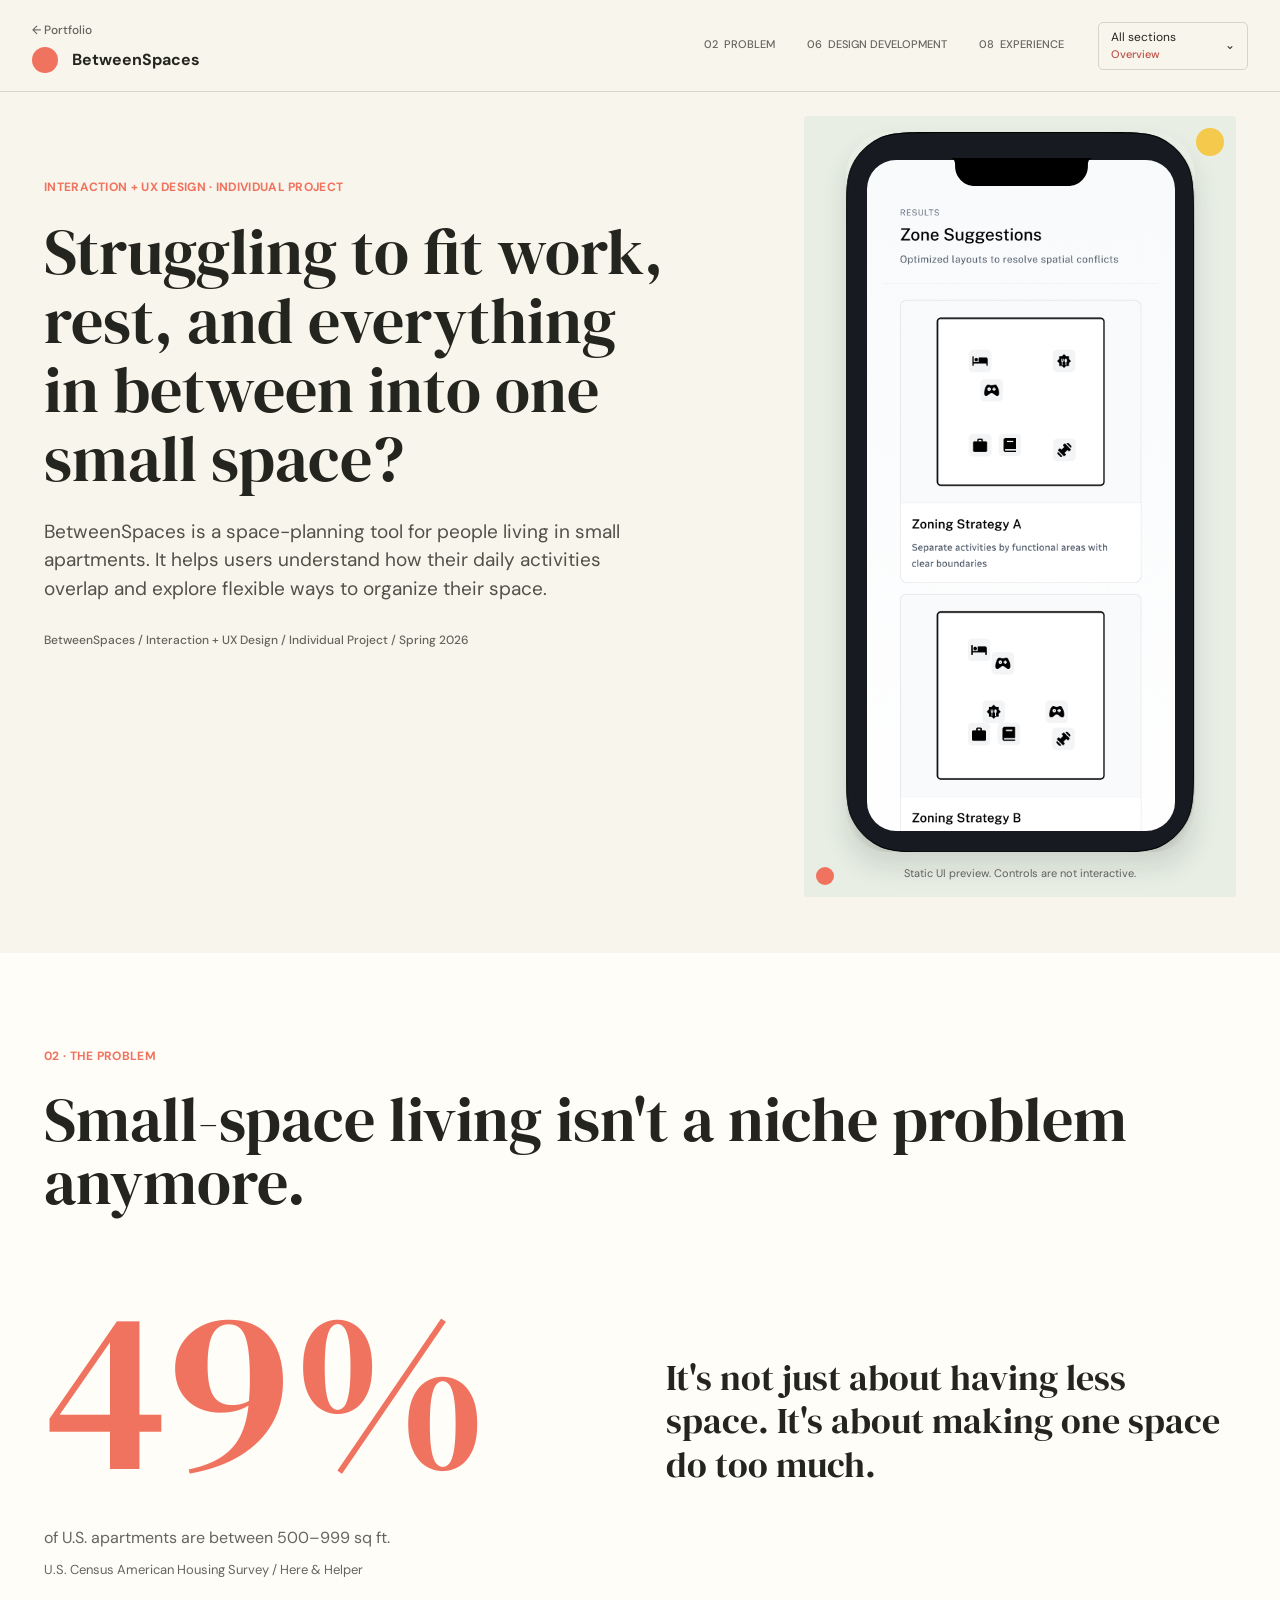
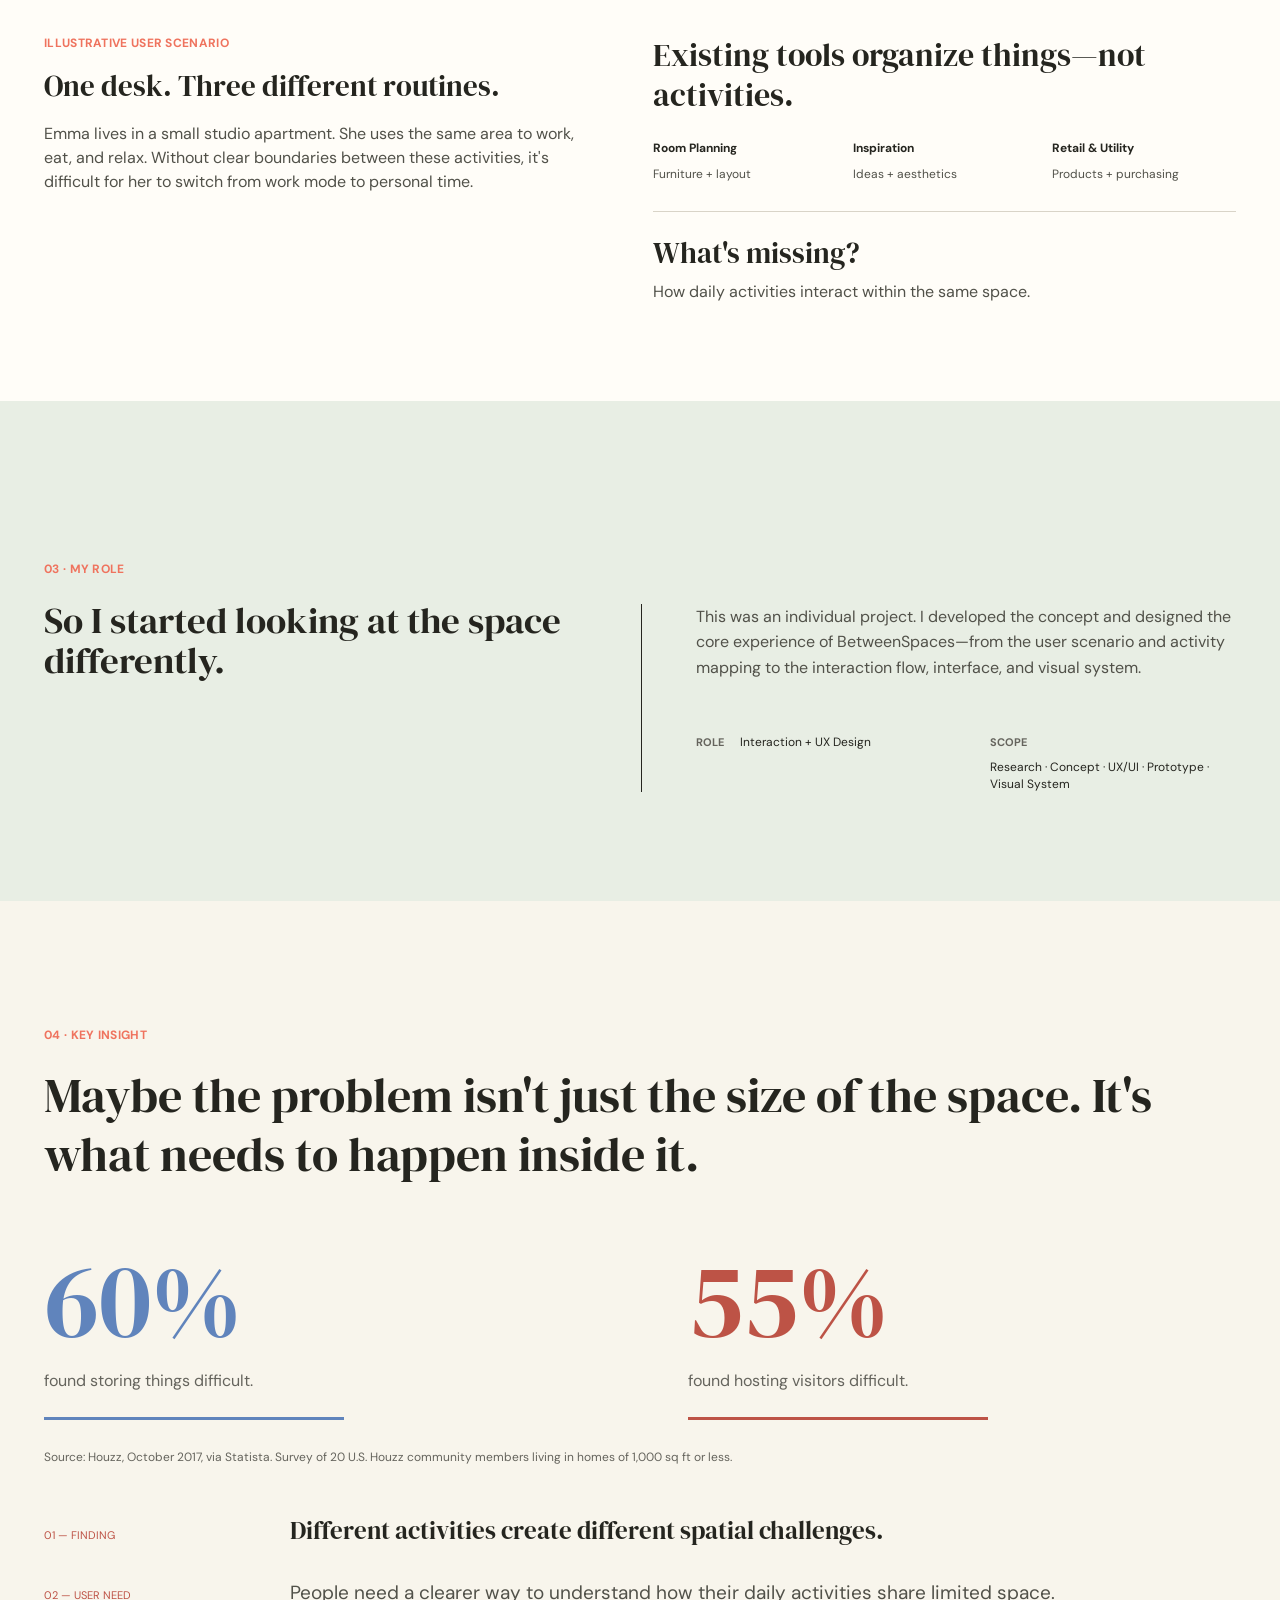
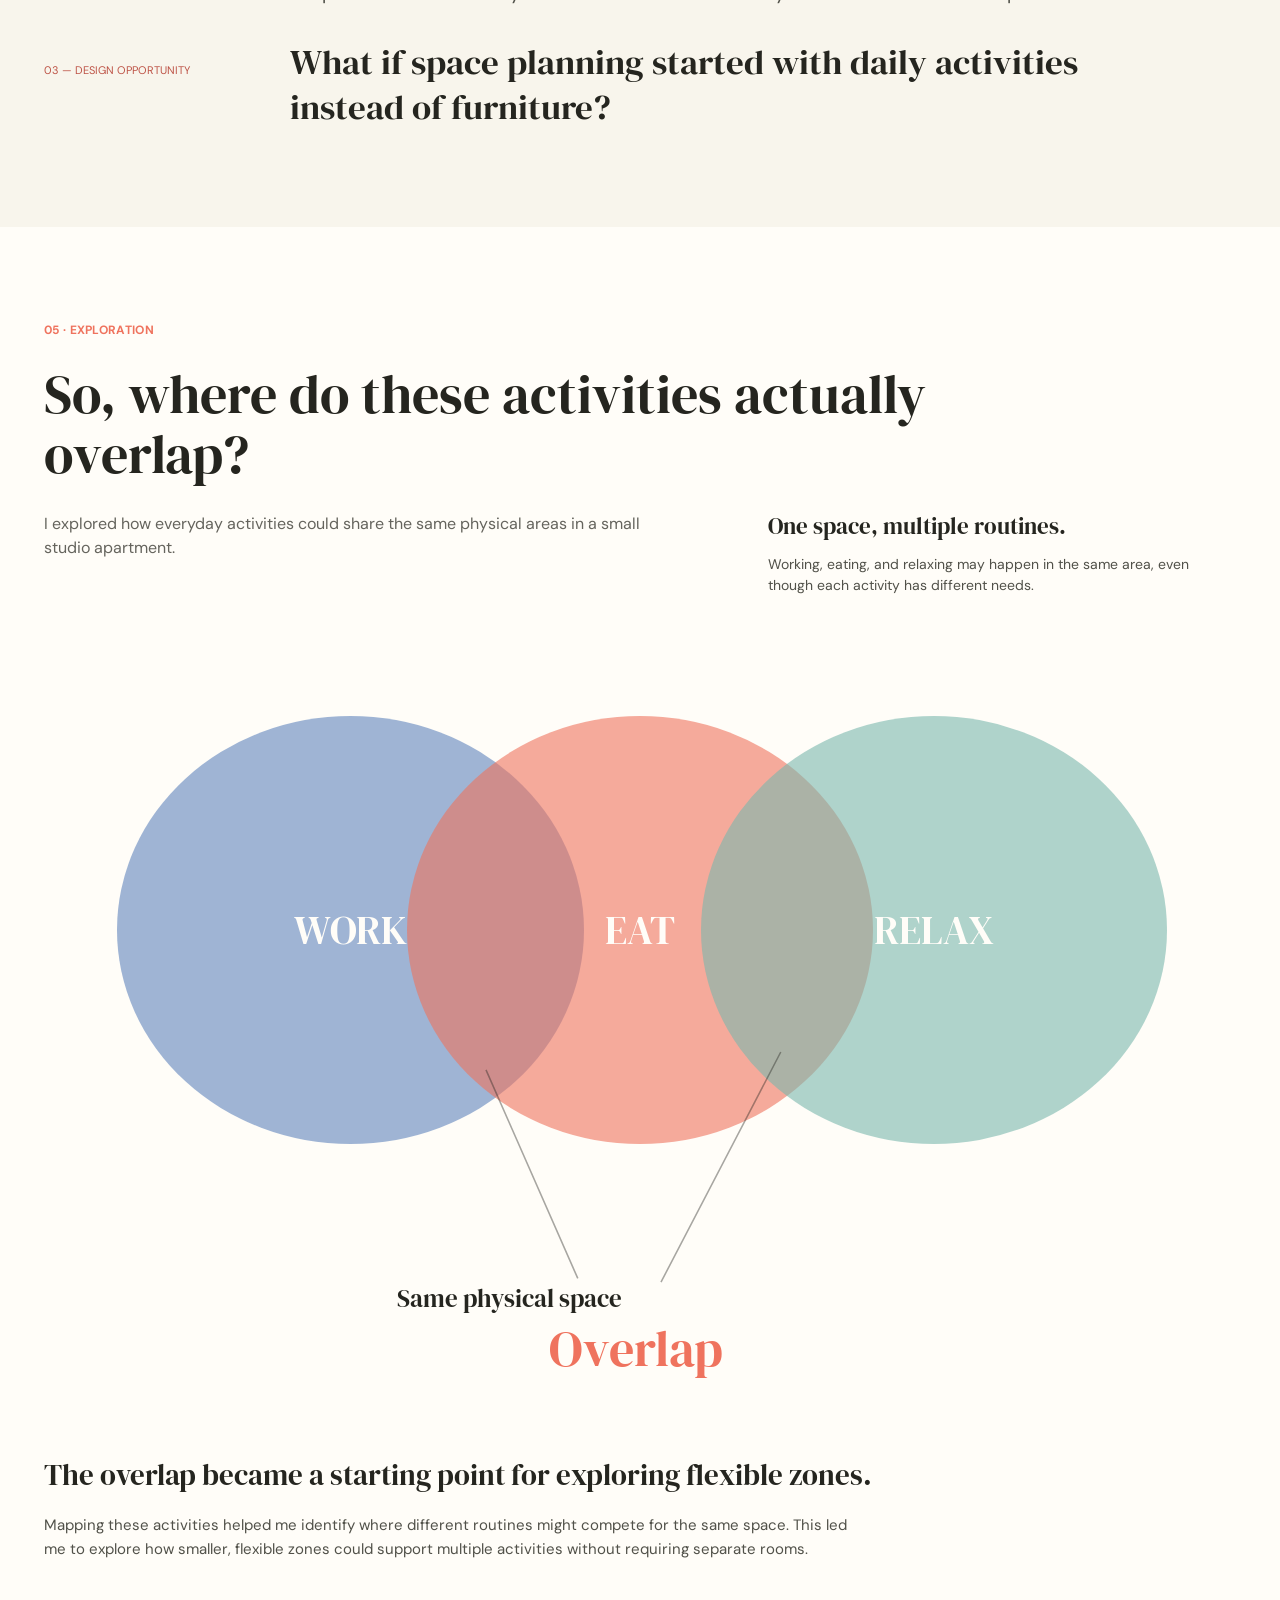
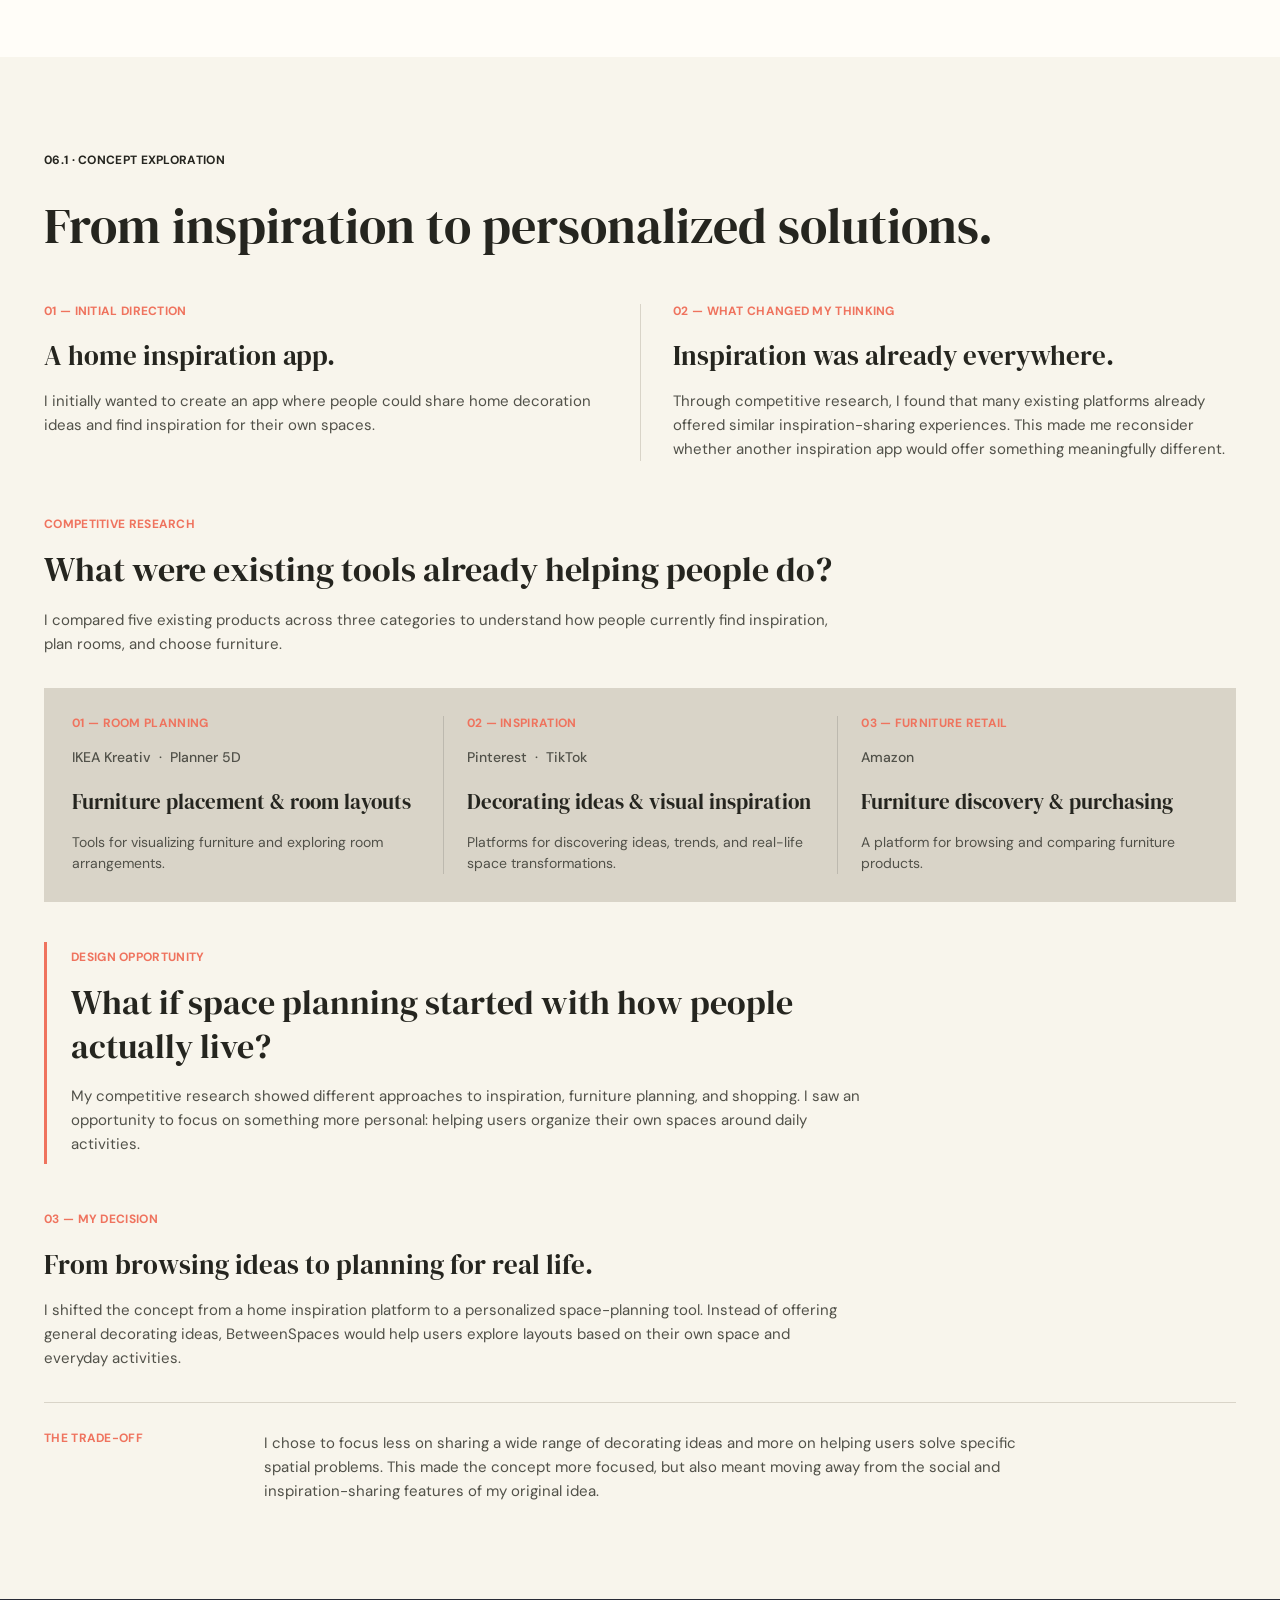
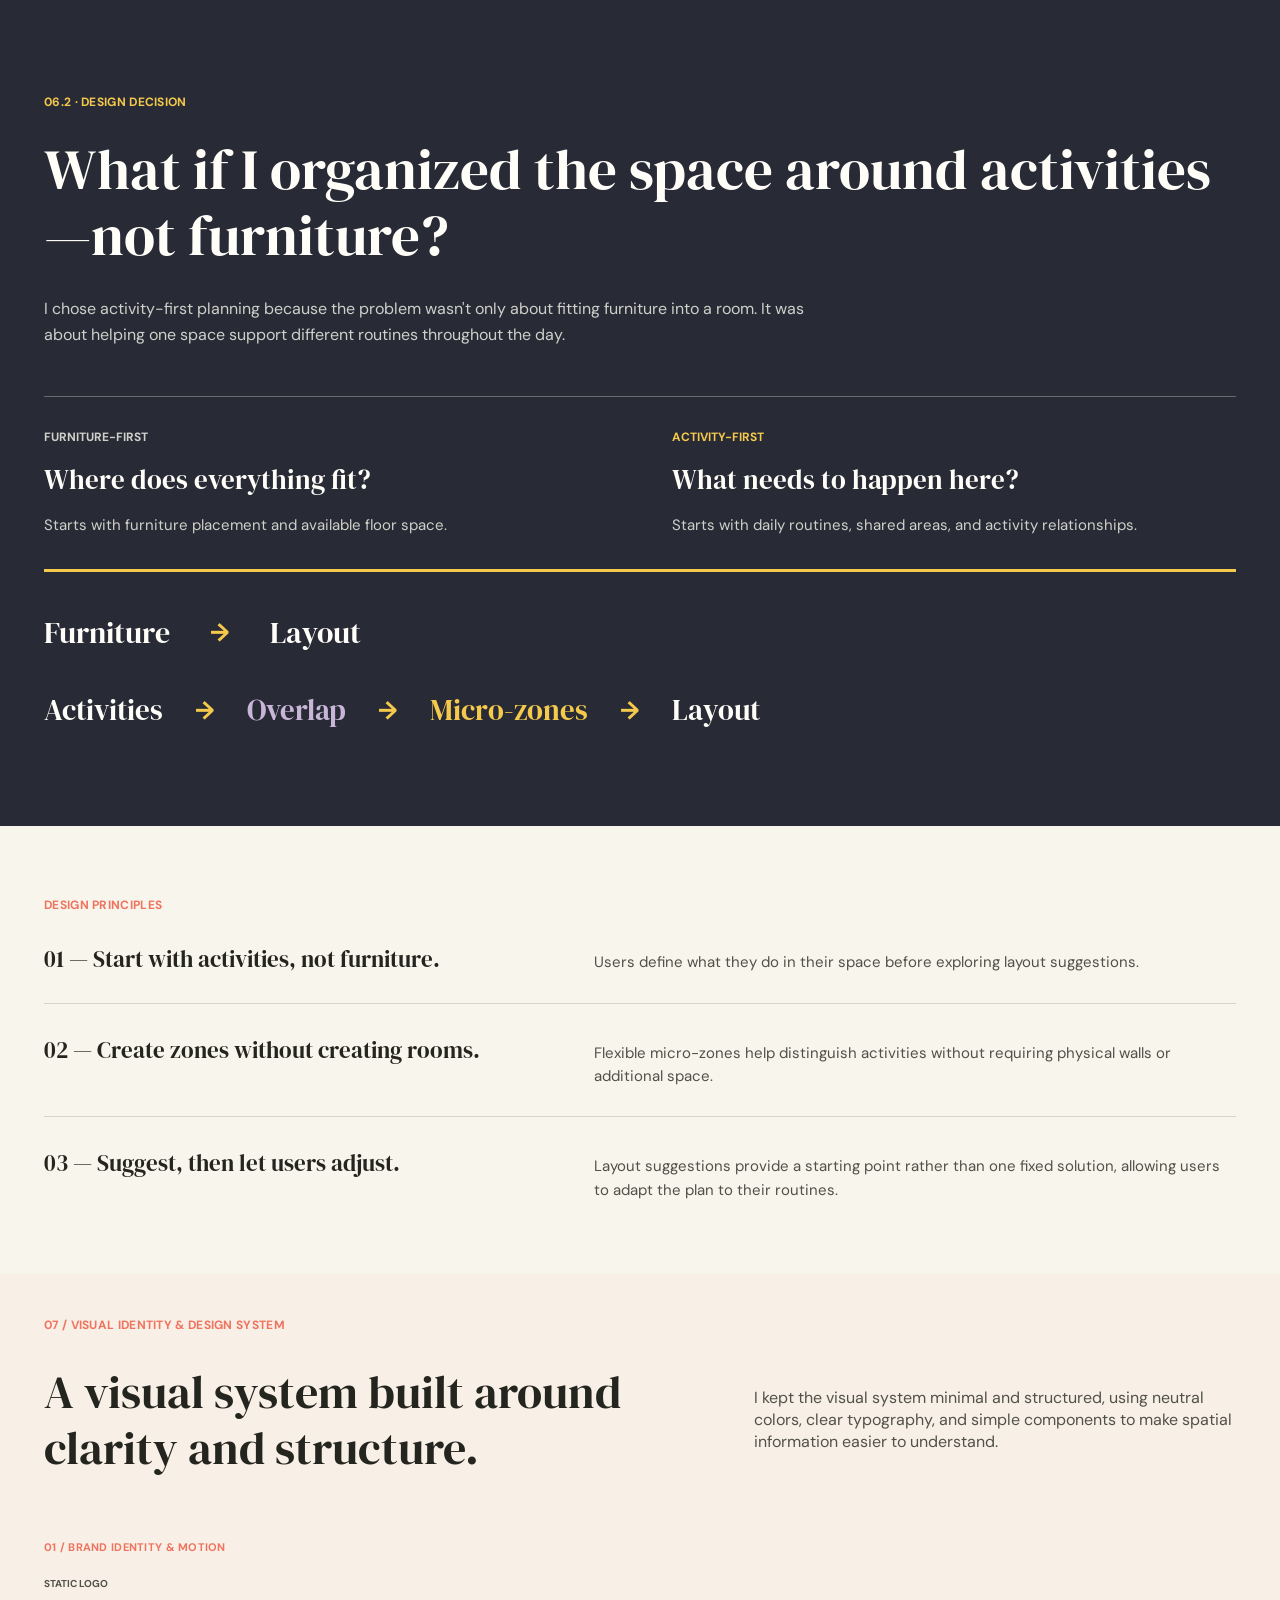
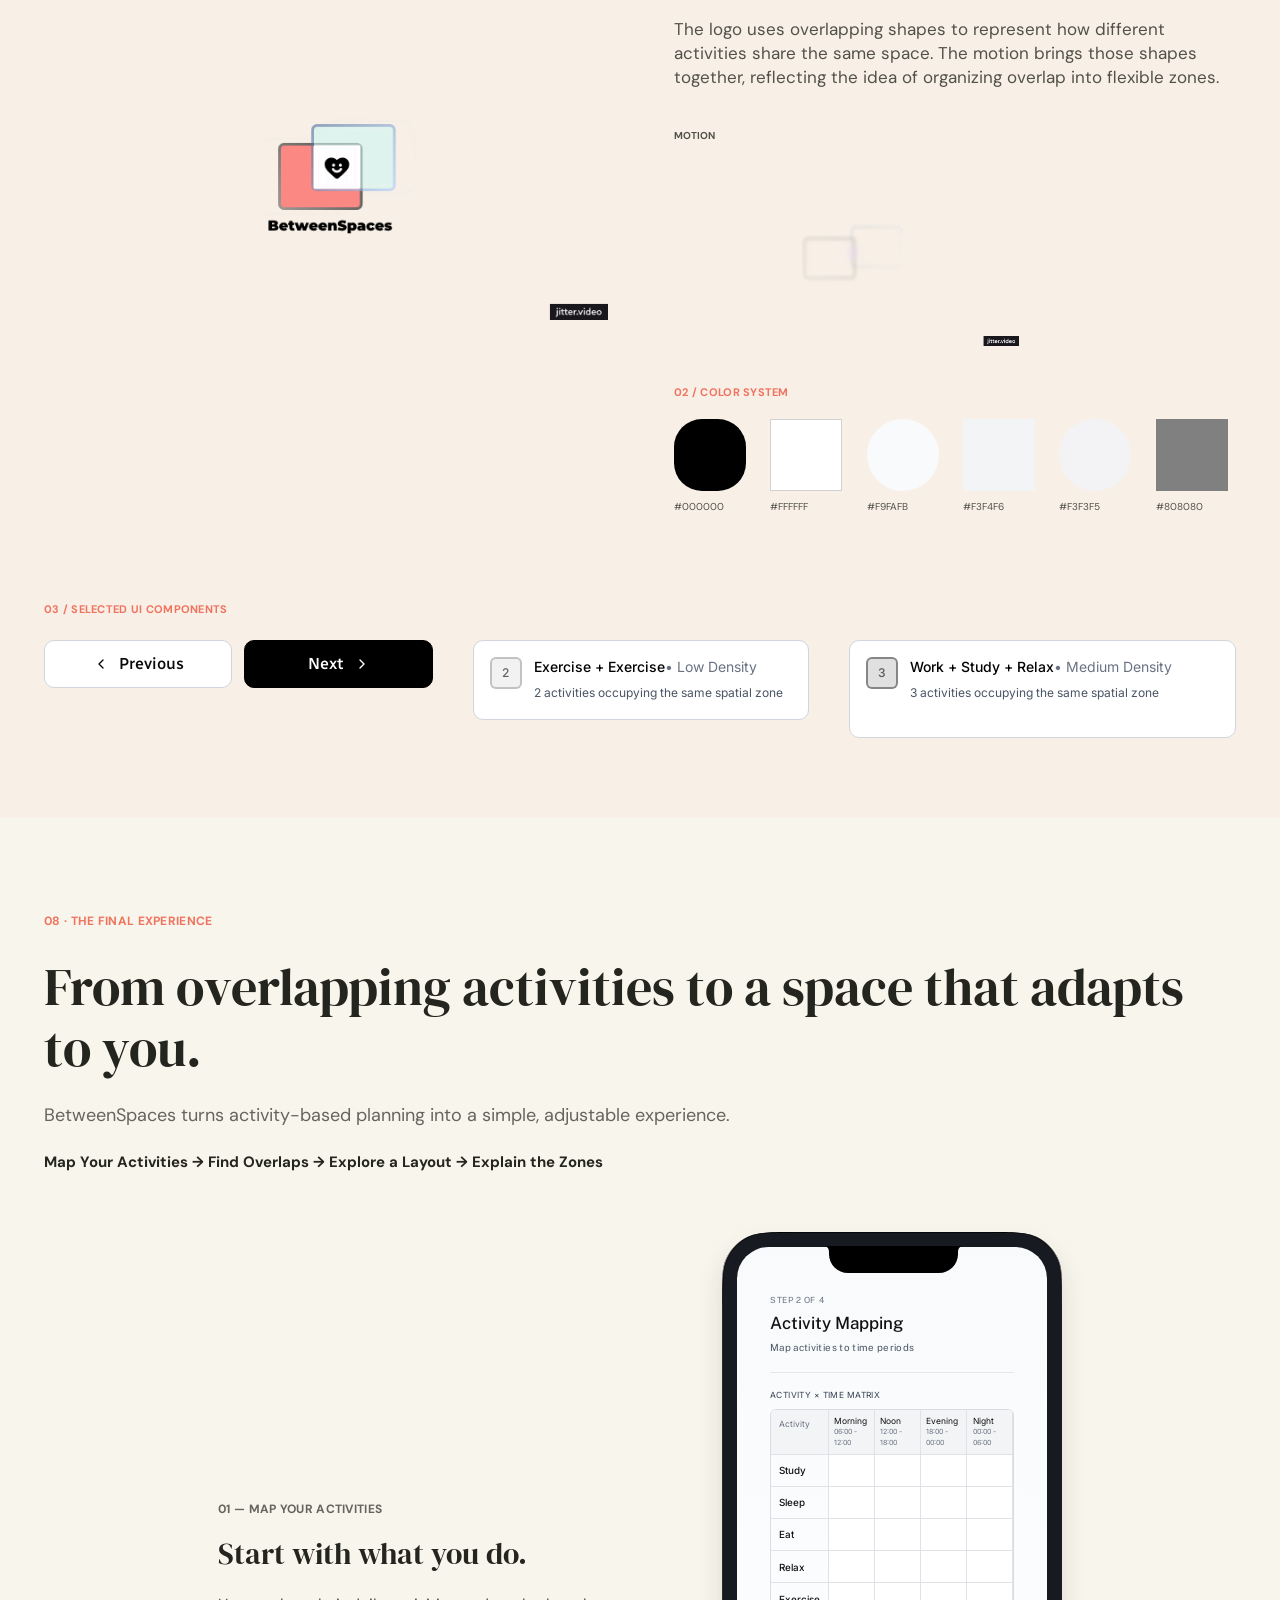
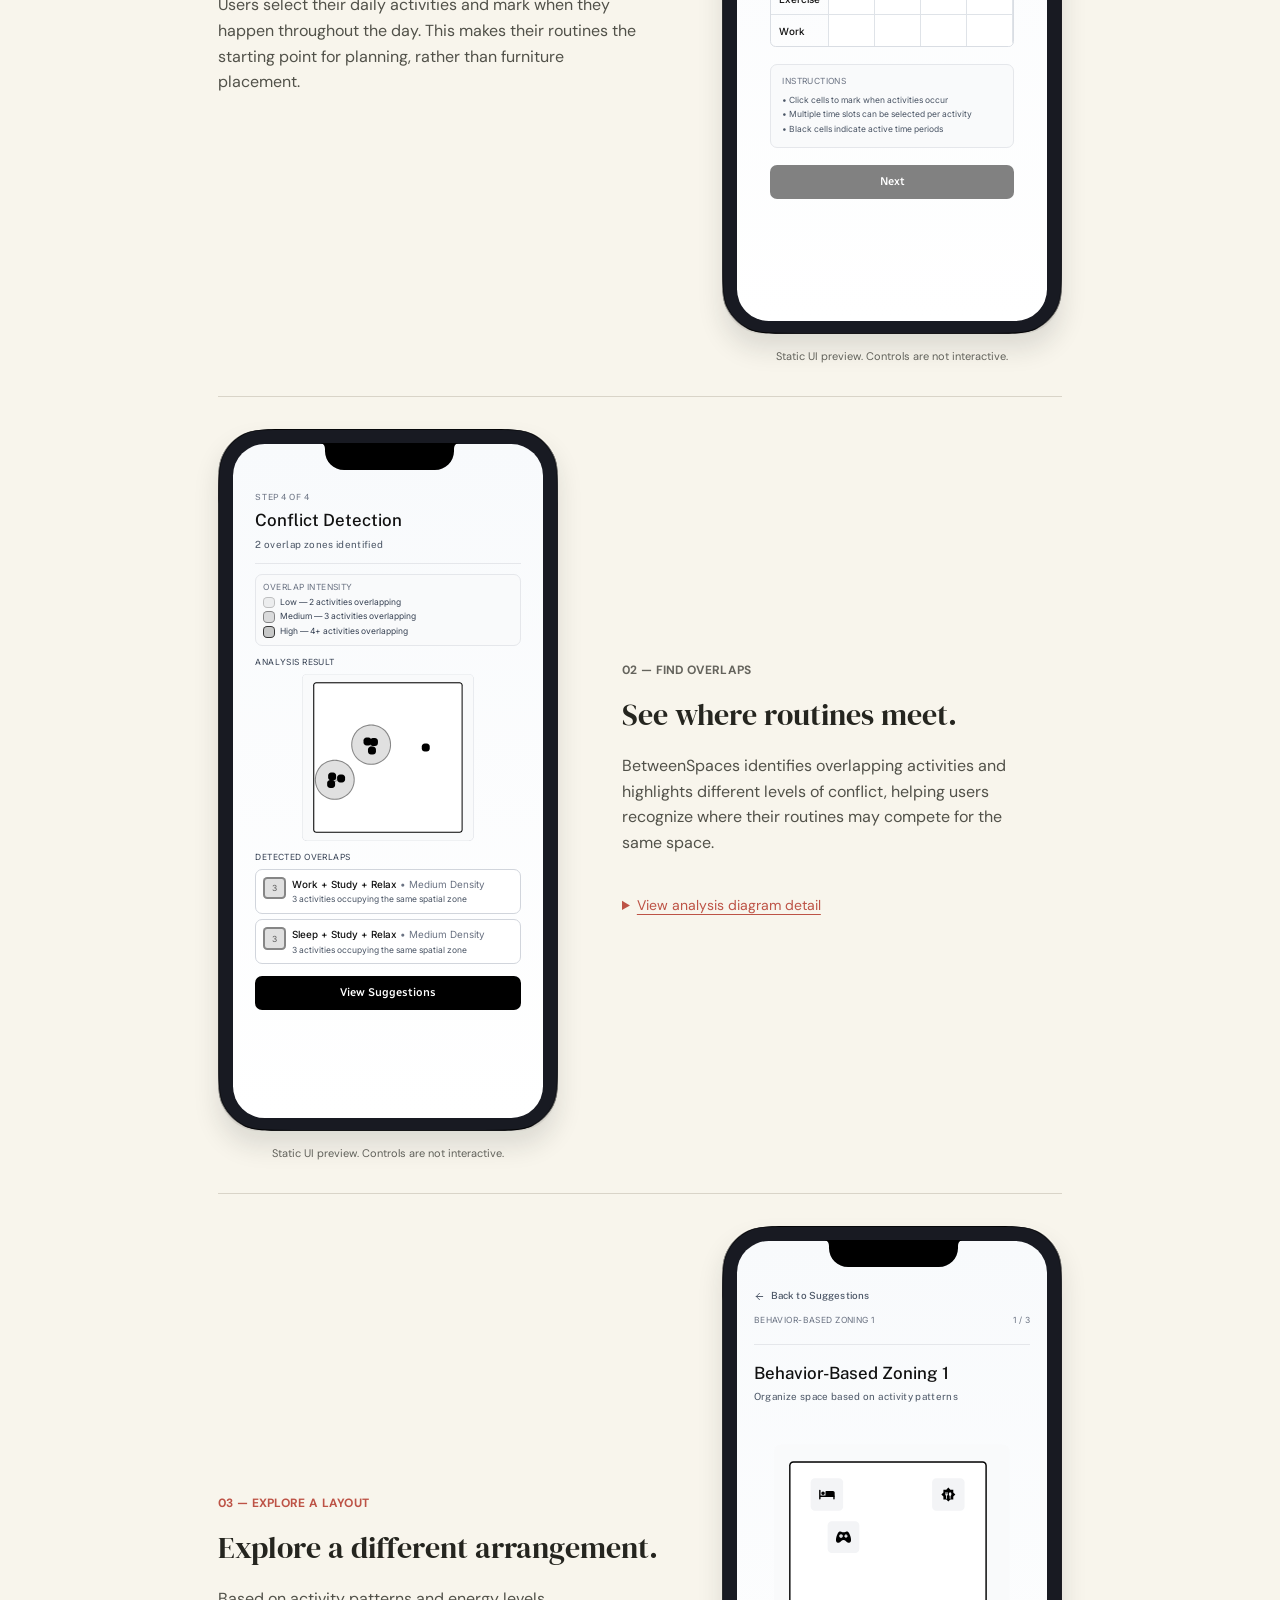
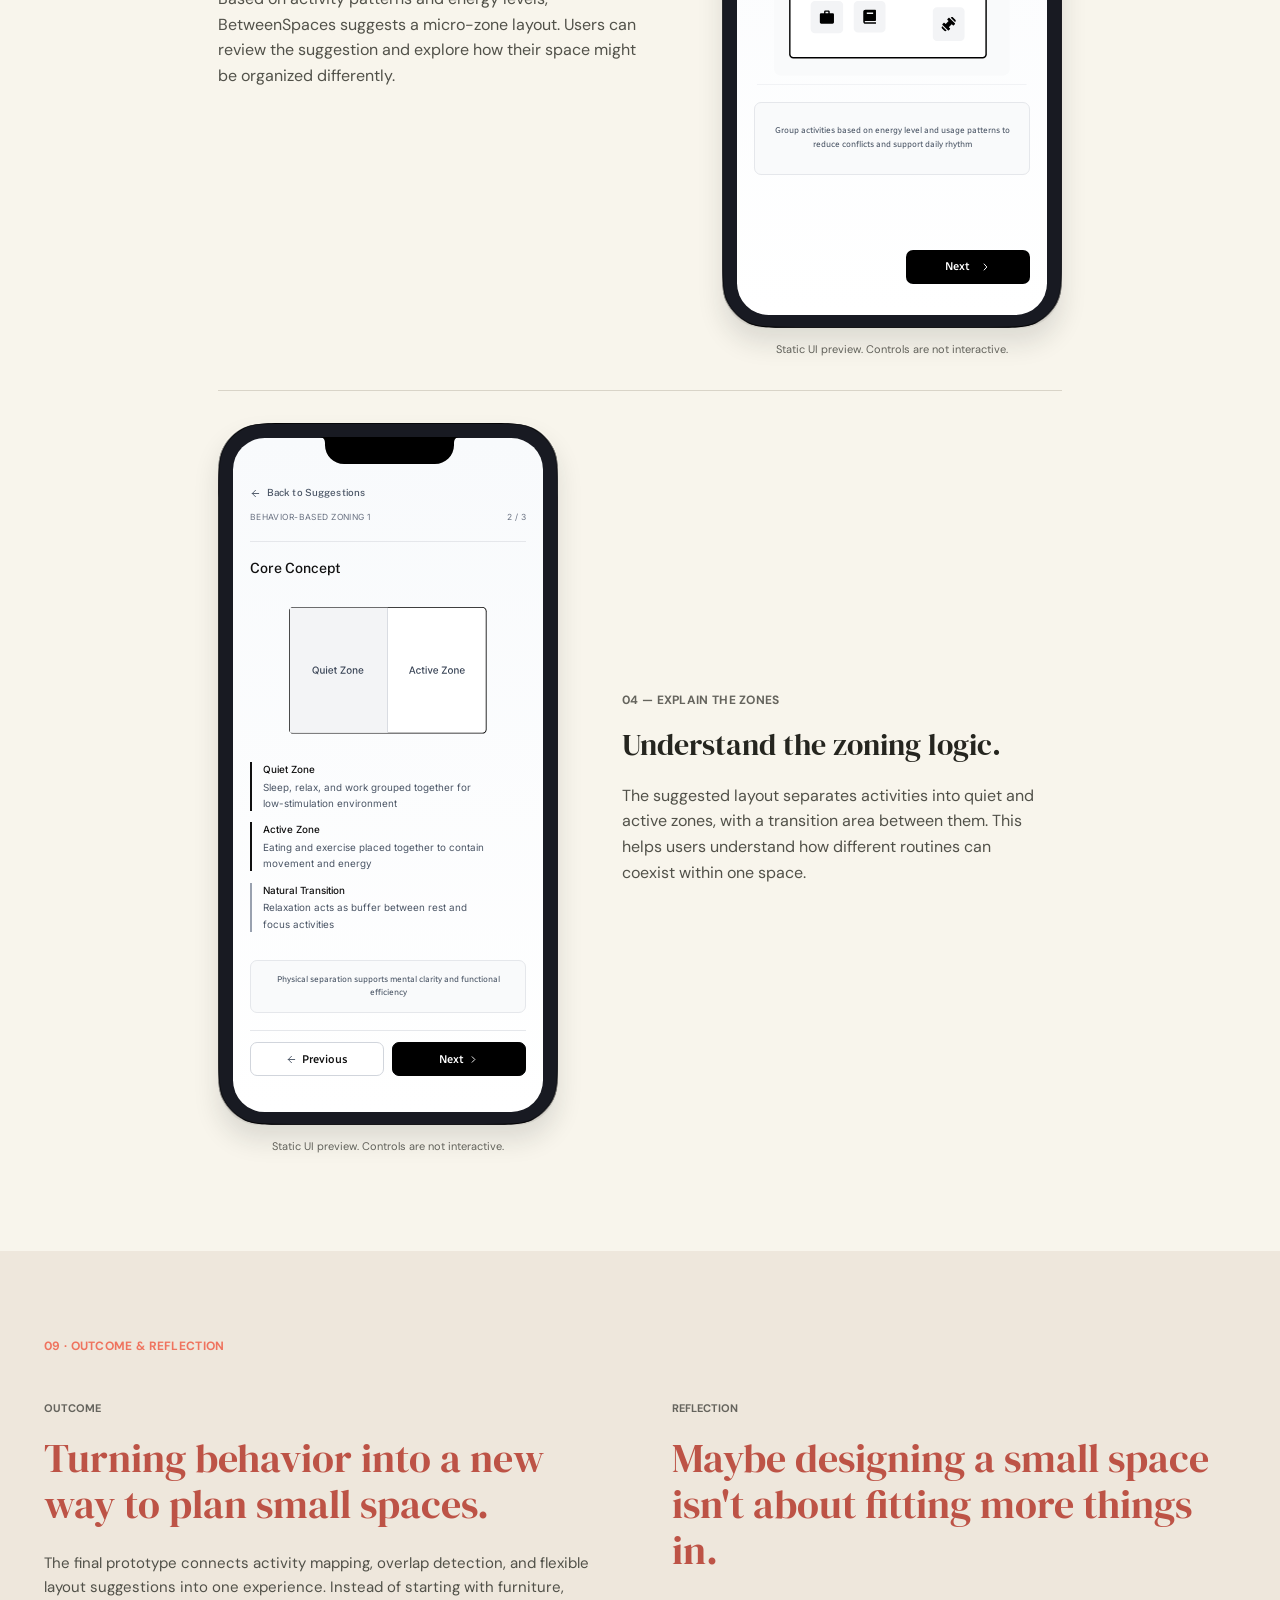
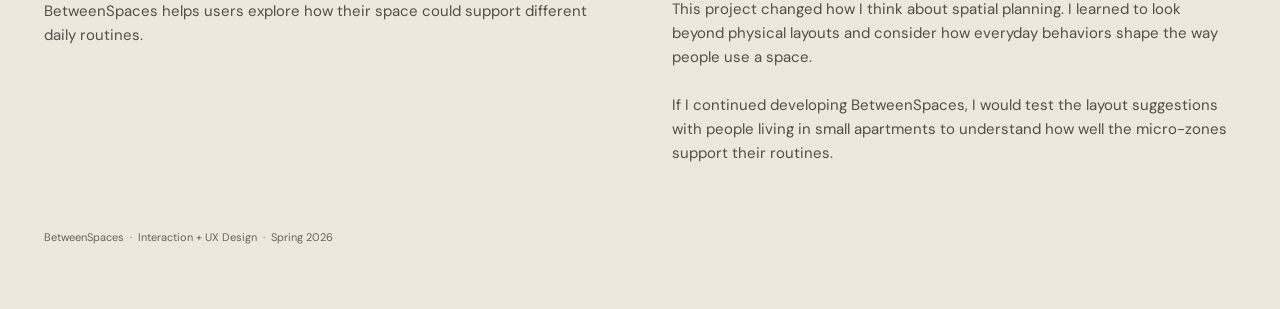
<file: index.html>
<!doctype html>
<html lang="en"><head><meta charset="utf-8"><meta name="viewport" content="width=device-width, initial-scale=1"><meta name="theme-color" content="#f8f5ec"><title>BetweenSpaces — Interaction + UX Design</title><link rel="stylesheet" href="assets/fonts.css"><link rel="stylesheet" href="styles.css"><link rel="stylesheet" href="section-layout.css"><link rel="stylesheet" href="portfolio-link.css"><link rel="stylesheet" href="assets/identity/identity.css"></head>
<body data-figma-page="4wk" data-figma-frame="11:26">
    <header class="site-header">
      <div class="case-brand-group">
      <a class="portfolio-return" href="home/index.html">← Portfolio</a>
      <a class="brand" href="#top" aria-label="BetweenSpaces, back to top">
        <img src="assets/wk4/908be.svg" alt="">
        <span>BetweenSpaces</span>
      </a>
      </div>
      <nav class="primary-nav" aria-label="Case study sections">
        <a href="#problem">02&nbsp; Problem</a>
        <a href="#concept" data-chapter="design">06&nbsp; Design Development</a>
        <a href="#experience">08&nbsp; Experience</a>
      </nav>
      <details class="section-menu">
        <summary aria-label="All sections. Current section: Overview"><span>All sections <small class="current-section">Overview</small></span><span aria-hidden="true">⌄</span></summary>
        <nav class="all-sections" aria-label="All case study sections">
  <a href="#overview" aria-current="location">Overview</a><a href="#problem">02 · Problem</a><a href="#role">03 · My Role</a><a href="#insight">04 · Key Insight</a><a href="#exploration">05 · Exploration</a><div class="chapter-group" data-chapter="design"><p class="chapter-label">06 · Design Development</p><a href="#concept">06.1 · Concept Exploration</a><a href="#decision">06.2 · Design Decision</a><a href="#principles">Design Principles</a></div><a href="#visual-identity">07 · Visual Identity &amp; Design System</a><a href="#experience">08 · Final Experience</a><a href="#outcome">09 · Outcome &amp; Reflection</a></nav>
      </details>
    </header>
<main id="top">
<!-- Figma source: 4wk (3:2), BetweenSpaces (11:26). Figma remains read-only. -->
<section class="hero paper" id="overview" aria-labelledby="hero-title">
  <div class="hero-copy"><p data-figma-id="18:45" class="eyebrow">INTERACTION + UX DESIGN · INDIVIDUAL PROJECT</p><h1 data-figma-id="18:46" id="hero-title">Struggling to fit work, rest, and everything in between into one small space?</h1><p data-figma-id="18:47" class="hero-description">BetweenSpaces is a space-planning tool for people living in small apartments. It helps users understand how their daily activities overlap and explore flexible ways to organize their space.</p><p data-figma-id="18:48" class="project-meta">BetweenSpaces    /    Interaction + UX Design    /    Individual Project    /    Spring 2026</p></div>
  <div class="hero-stage"><img class="sun-accent" src="assets/wk4/2791e.svg" width="42" height="42" alt=""><figure class="device-figure hero-device"><div class="phone hero-phone" role="img" aria-label="BetweenSpaces Zone Suggestions screen from the approved wk4 design"><img class="hero-ui" src="assets/wk4/36b72.png" width="371" height="806" alt=""><img class="dynamic-island" src="assets/wk4/e99fa.svg" width="170" height="34" alt=""></div><figcaption>Static UI preview. Controls are not interactive.</figcaption></figure><img class="hero-mark" src="assets/wk4/908be.svg" width="26" height="26" alt=""></div>
</section>
<section class="problem section-cream" id="problem" aria-labelledby="problem-title"><div class="section-inner">
  <p data-figma-id="18:68" class="eyebrow">02 · THE PROBLEM</p><h2 data-figma-id="18:69" class="problem-title" id="problem-title">Small-space living isn't a niche problem anymore.</h2>
  <div class="problem-stat-row"><div class="large-stat"><p data-figma-id="18:71" class="stat-number coral">49%</p><p data-figma-id="18:70" class="stat-caption">of U.S. apartments are between 500–999 sq ft.</p><p data-figma-id="18:72" class="source">U.S. Census American Housing Survey / Here &amp; Helper</p></div><div class="problem-narrative"><h3 data-figma-id="18:73">It's not just about having less space. It's about making one space do too much.</h3></div></div>
  <div class="problem-bottom"><article class="scenario"><p data-figma-id="48:37" class="eyebrow">ILLUSTRATIVE USER SCENARIO</p><h3 data-figma-id="36:31">One desk. Three different routines.</h3><p data-figma-id="36:32">Emma lives in a small studio apartment. She uses the same area to work, eat, and relax. Without clear boundaries between these activities, it's difficult for her to switch from work mode to personal time.</p></article><div class="tools-gap"><h3 data-figma-id="26:836">Existing tools organize things—not activities.</h3><ul class="tool-list"><li><strong data-figma-id="48:31">Room Planning</strong><span data-figma-id="48:32">Furniture + layout</span></li><li><strong data-figma-id="48:33">Inspiration</strong><span data-figma-id="48:34">Ideas + aesthetics</span></li><li><strong data-figma-id="48:35">Retail &amp; Utility</strong><span data-figma-id="48:36">Products + purchasing</span></li></ul><div class="missing-piece"><h3 data-figma-id="27:31">What's missing?</h3><p data-figma-id="27:33">How daily activities interact within the same space.</p></div></div></div>
</div></section>
<section class="role section-sage" id="role" aria-labelledby="role-title"><div class="role-inner"><div><p data-figma-id="18:76" class="eyebrow">03 · MY ROLE</p><h2 data-figma-id="18:77" id="role-title">So I started looking at the space differently.</h2></div><div class="role-details"><p data-figma-id="18:79">This was an individual project. I developed the concept and designed the core experience of BetweenSpaces—from the user scenario and activity mapping to the interaction flow, interface, and visual system.</p><dl><div><dt data-figma-id="18:80">ROLE</dt><dd data-figma-id="18:81">Interaction + UX Design</dd></div><div><dt data-figma-id="18:82">SCOPE</dt><dd data-figma-id="18:83">Research · Concept · UX/UI · Prototype · Visual System</dd></div></dl></div></div></section>
<section class="insight paper" id="insight" aria-labelledby="insight-title"><div class="section-inner">
<p data-figma-id="18:85" class="eyebrow">04 · KEY INSIGHT</p><h2 data-figma-id="18:86" class="insight-heading" id="insight-title">Maybe the problem isn't just the size of the space. It's what needs to happen inside it.</h2>
<div class="evidence-grid"><article class="evidence evidence-blue"><p data-figma-id="18:89" class="evidence-number">60%</p><p data-figma-id="18:88">found storing things difficult.</p></article><article class="evidence evidence-coral"><p data-figma-id="18:92" class="evidence-number">55%</p><p data-figma-id="18:91">found hosting visitors difficult.</p></article></div>
<p data-figma-id="37:31" class="research-source">Source: Houzz, October 2017, via Statista. Survey of 20 U.S. Houzz community members living in homes of 1,000 sq ft or less.</p>
<div class="insight-chain"><div><p data-figma-id="37:32" class="stage-label">01 — FINDING</p><h3 data-figma-id="18:95">Different activities create different spatial challenges.</h3></div><div><p data-figma-id="37:33" class="stage-label">02 — USER NEED</p><p data-figma-id="18:96">People need a clearer way to understand how their daily activities share limited space.</p></div><div><p data-figma-id="37:34" class="stage-label">03 — DESIGN OPPORTUNITY</p><h3 data-figma-id="37:35" class="opportunity-title">What if space planning started with daily activities instead of furniture?</h3></div></div>
</div></section>
<section class="exploration section-cream" id="exploration" aria-labelledby="exploration-title"><div class="section-inner">
<p data-figma-id="18:98" class="eyebrow">05 · EXPLORATION</p><h2 data-figma-id="18:99" id="exploration-title">So, where do these activities actually overlap?</h2>
<div class="explore-intro"><p data-figma-id="18:100">I explored how everyday activities could share the same physical areas in a small studio apartment.</p><div><h3 data-figma-id="50:31">One space, multiple routines.</h3><p data-figma-id="50:32">Working, eating, and relaxing may happen in the same area, even though each activity has different needs.</p></div></div>
<div class="activity-map" role="img" aria-label="Work, eat and relax overlap within the same physical space">
<div class="activity activity-work"><img src="assets/wk4/b3c6f.svg" width="600" height="550" alt=""><span data-figma-id="18:104">WORK</span></div><div class="activity activity-eat"><img src="assets/wk4/5ac3e.svg" width="600" height="550" alt=""><span data-figma-id="18:105">EAT</span></div><div class="activity activity-relax"><img src="assets/wk4/62836.svg" width="600" height="550" alt=""><span data-figma-id="18:106">RELAX</span></div>
<svg class="overlap-connectors" viewBox="0 0 1440 900" aria-hidden="true"><path d="M522 455 L640 723 M901 432 L747 728"></path></svg><p data-figma-id="18:109" class="same-space">Same physical space</p><p data-figma-id="18:111" class="overlap-word">Overlap</p></div>
<div class="explore-takeaway"><h3 data-figma-id="50:33">The overlap became a starting point for exploring flexible zones.</h3><p data-figma-id="50:34">Mapping these activities helped me identify where different routines might compete for the same space. This led me to explore how smaller, flexible zones could support multiple activities without requiring separate rooms.</p></div>
</div></section>
<section class="concept paper" id="concept" aria-labelledby="concept-title" data-chapter="design"><div class="section-inner">
<p data-figma-id="18:114" class="eyebrow">06.1 · CONCEPT EXPLORATION</p><h2 data-figma-id="59:36" id="concept-title">From inspiration to personalized solutions.</h2>
<div class="concept-directions"><article><p data-figma-id="59:37" class="eyebrow">01 — INITIAL DIRECTION</p><h3 data-figma-id="59:38">A home inspiration app.</h3><p data-figma-id="59:39">I initially wanted to create an app where people could share home decoration ideas and find inspiration for their own spaces.</p></article><article><p data-figma-id="59:41" class="eyebrow">02 — WHAT CHANGED MY THINKING</p><h3 data-figma-id="59:42">Inspiration was already everywhere.</h3><p data-figma-id="59:43">Through competitive research, I found that many existing platforms already offered similar inspiration-sharing experiences. This made me reconsider whether another inspiration app would offer something meaningfully different.</p></article></div>
<div class="competitive"><p data-figma-id="72:32" class="eyebrow">COMPETITIVE RESEARCH</p><h3 data-figma-id="72:33">What were existing tools already helping people do?</h3><p data-figma-id="72:34">I compared five existing products across three categories to understand how people currently find inspiration, plan rooms, and choose furniture.</p>
<div class="competitive-grid"><article><p data-figma-id="72:35" class="eyebrow">01 — ROOM PLANNING</p><p data-figma-id="72:36" class="products">IKEA Kreativ  ·  Planner 5D</p><h4 data-figma-id="72:37">Furniture placement &amp; room layouts</h4><p data-figma-id="72:38">Tools for visualizing furniture and exploring room arrangements.</p></article><article><p data-figma-id="72:39" class="eyebrow">02 — INSPIRATION</p><p data-figma-id="72:40" class="products">Pinterest  ·  TikTok</p><h4 data-figma-id="72:41">Decorating ideas &amp; visual inspiration</h4><p data-figma-id="72:42">Platforms for discovering ideas, trends, and real-life space transformations.</p></article><article><p data-figma-id="72:43" class="eyebrow">03 — FURNITURE RETAIL</p><p data-figma-id="72:44" class="products">Amazon</p><h4 data-figma-id="72:45">Furniture discovery &amp; purchasing</h4><p data-figma-id="72:46">A platform for browsing and comparing furniture products.</p></article></div></div>
<aside class="design-opportunity"><p data-figma-id="72:47" class="eyebrow">DESIGN OPPORTUNITY</p><h3 data-figma-id="72:48">What if space planning started with how people actually live?</h3><p data-figma-id="72:49">My competitive research showed different approaches to inspiration, furniture planning, and shopping. I saw an opportunity to focus on something more personal: helping users organize their own spaces around daily activities.</p></aside>
<article class="concept-resolution"><p data-figma-id="59:45" class="eyebrow">03 — MY DECISION</p><h3 data-figma-id="59:46">From browsing ideas to planning for real life.</h3><p data-figma-id="59:47">I shifted the concept from a home inspiration platform to a personalized space-planning tool. Instead of offering general decorating ideas, BetweenSpaces would help users explore layouts based on their own space and everyday activities.</p></article>
<div class="trade-off"><p data-figma-id="59:49" class="eyebrow">THE TRADE-OFF</p><p data-figma-id="59:50">I chose to focus less on sharing a wide range of decorating ideas and more on helping users solve specific spatial problems. This made the concept more focused, but also meant moving away from the social and inspiration-sharing features of my original idea.</p></div>
</div></section>
<section class="decision section-dark" id="decision" aria-labelledby="decision-title" data-chapter="design"><div class="section-inner">
<p data-figma-id="59:51" class="eyebrow">06.2 · DESIGN DECISION</p><h2 data-figma-id="18:115" id="decision-title">What if I organized the space around activities—not furniture?</h2><p data-figma-id="18:116" class="decision-copy">I chose activity-first planning because the problem wasn't only about fitting furniture into a room. It was about helping one space support different routines throughout the day.</p>
<div class="approach-comparison"><article><p data-figma-id="18:119" class="approach-label">FURNITURE-FIRST</p><h3 data-figma-id="51:31">Where does everything fit?</h3><p data-figma-id="51:32">Starts with furniture placement and available floor space.</p></article><article><p data-figma-id="18:124" class="approach-label">ACTIVITY-FIRST</p><h3 data-figma-id="51:33">What needs to happen here?</h3><p data-figma-id="51:34">Starts with daily routines, shared areas, and activity relationships.</p></article></div>
<div class="approach traditional"><div class="approach-flow"><span data-figma-id="18:120">Furniture</span><b data-figma-id="18:121" aria-hidden="true">→</b><span data-figma-id="18:122">Layout</span></div></div>
<div class="approach between-approach"><div class="approach-flow"><span data-figma-id="18:125">Activities</span><b data-figma-id="18:126" aria-hidden="true">→</b><span data-figma-id="18:127">Overlap</span><b data-figma-id="18:128" aria-hidden="true">→</b><span data-figma-id="18:129">Micro-zones</span><b data-figma-id="18:130" aria-hidden="true">→</b><span data-figma-id="18:131">Layout</span></div></div>
</div></section>
<section class="principles paper" id="principles" aria-labelledby="principles-title" data-chapter="design"><div class="section-inner"><h2 data-figma-id="38:31" class="eyebrow" id="principles-title">DESIGN PRINCIPLES</h2><div class="principle-list"><article><h3 data-figma-id="38:32">01 — Start with activities, not furniture.</h3><p data-figma-id="38:33">Users define what they do in their space before exploring layout suggestions.</p></article><article><h3 data-figma-id="38:35">02 — Create zones without creating rooms.</h3><p data-figma-id="38:36">Flexible micro-zones help distinguish activities without requiring physical walls or additional space.</p></article><article><h3 data-figma-id="38:38">03 — Suggest, then let users adjust.</h3><p data-figma-id="38:39">Layout suggestions provide a starting point rather than one fixed solution, allowing users to adapt the plan to their routines.</p></article></div></div></section>

<section class="visual-identity" id="visual-identity" aria-labelledby="identity-title" data-figma-page="new" data-figma-id="103:31"><div class="section-inner">
<p class="eyebrow" data-figma-id="103:32">07 / VISUAL IDENTITY &amp; DESIGN SYSTEM</p>
<div class="identity-heading"><h2 id="identity-title" data-figma-id="103:33">A visual system built around clarity and structure.</h2><p data-figma-id="103:34">I kept the visual system minimal and structured, using neutral colors, clear typography, and simple components to make spatial information easier to understand.</p></div>
<div class="identity-brand"><div class="identity-static"><h3 class="eyebrow" data-figma-id="103:36">01 / BRAND IDENTITY &amp; MOTION</h3><p class="identity-caption" data-figma-id="103:37">STATIC LOGO</p><img class="identity-logo" src="assets/identity/betweenspaces-logo-static.png" width="1280" height="720" alt="BetweenSpaces logo: overlapping coral and mint shapes with a smiling heart."></div>
<div class="identity-details"><p class="identity-explanation" data-figma-id="103:39">The logo uses overlapping shapes to represent how different activities share the same space. The motion brings those shapes together, reflecting the idea of organizing overlap into flexible zones.</p><figure class="identity-motion"><figcaption class="identity-caption">MOTION</figcaption><img src="assets/identity/betweenspaces-logo.gif" width="1280" height="720" alt="Animated BetweenSpaces logo: overlapping shapes come together into flexible zones."></figure><div class="identity-colors"><h3 class="eyebrow" data-figma-id="103:45">02 / COLOR SYSTEM</h3><ul class="identity-swatches" aria-label="Interface color palette"><li><span class="swatch swatch-0" style="--swatch:#000000" aria-hidden="true"></span><span>#000000</span></li><li><span class="swatch swatch-1" style="--swatch:#FFFFFF" aria-hidden="true"></span><span>#FFFFFF</span></li><li><span class="swatch swatch-2" style="--swatch:#F9FAFB" aria-hidden="true"></span><span>#F9FAFB</span></li><li><span class="swatch swatch-3" style="--swatch:#F3F4F6" aria-hidden="true"></span><span>#F3F4F6</span></li><li><span class="swatch swatch-4" style="--swatch:#F3F3F5" aria-hidden="true"></span><span>#F3F3F5</span></li><li><span class="swatch swatch-5" style="--swatch:#808080" aria-hidden="true"></span><span>#808080</span></li></ul></div></div></div>
<div class="identity-components"><h3 class="eyebrow" data-figma-id="103:63">03 / SELECTED UI COMPONENTS</h3><div class="identity-component-grid" role="group" aria-label="Static UI component examples. Controls are not interactive."><div class="identity-button-pair" data-figma-id="103:73"><button type="button" disabled><img src="assets/identity/previous.svg" width="16" height="16" alt="">Previous</button><button type="button" disabled>Next<img src="assets/identity/next.svg" width="16" height="16" alt=""></button></div><div class="identity-result identity-low" data-figma-id="103:90"><b>2</b><div><p><strong>Exercise + Exercise</strong><span>• Low Density</span></p><small>2 activities occupying the same spatial zone</small></div></div><div class="identity-result" data-figma-id="103:107"><b>3</b><div><p><strong>Work + Study + Relax</strong><span>• Medium Density</span></p><small>3 activities occupying the same spatial zone</small></div></div></div></div>
</div></section>
<section class="experience paper" id="experience" aria-labelledby="experience-title"><div class="section-inner"><p data-figma-id="18:133" class="eyebrow">08 · THE FINAL EXPERIENCE</p><h2 data-figma-id="18:134" id="experience-title">From overlapping activities to a space that adapts to you.</h2><p data-figma-id="18:135" class="experience-intro">BetweenSpaces turns activity-based planning into a simple, adjustable experience.</p><p data-figma-id="52:39" class="experience-summary">Map Your Activities  →  Find Overlaps  →  Explore a Layout  →  Explain the Zones</p><div class="experience-flow"><div class="experience-step step-one"><div class="step-copy"><p data-figma-id="18:136" class="eyebrow">01 — MAP YOUR ACTIVITIES</p><h3 data-figma-id="18:137">Start with what you do.</h3><p data-figma-id="18:138">Users select their daily activities and mark when they happen throughout the day. This makes their routines the starting point for planning, rather than furniture placement.</p></div><figure class="device-figure">
            <div class="phone phone-activity">
              <img class="dynamic-island" src="assets/wk4/4b1e9.svg" width="195" height="39" alt="">
              <div class="app-screen" role="group" aria-label="Static UI preview. Controls are not interactive.">
                <div class="app-top"><span>STEP 2 OF 4</span><h3>Activity Mapping</h3><p>Map activities to time periods</p></div>
                <p class="table-label">ACTIVITY × TIME MATRIX</p>
                <div class="activity-table">
                  <div class="table-head"><span>Activity</span><span>Morning<small>06:00 - 12:00</small></span><span>Noon<small>12:00 - 18:00</small></span><span>Evening<small>18:00 - 00:00</small></span><span>Night<small>00:00 - 06:00</small></span></div>
                  <div class="table-row"><b>Study</b><i></i><i></i><i></i><i></i></div>
                  <div class="table-row"><b>Sleep</b><i></i><i></i><i></i><i></i></div>
                  <div class="table-row"><b>Eat</b><i></i><i></i><i></i><i></i></div>
                  <div class="table-row"><b>Relax</b><i></i><i></i><i></i><i></i></div>
                  <div class="table-row"><b>Exercise</b><i></i><i></i><i></i><i></i></div>
                  <div class="table-row"><b>Work</b><i></i><i></i><i></i><i></i></div>
                </div>
                <div class="instructions"><span>INSTRUCTIONS</span><p>• Click cells to mark when activities occur<br>• Multiple time slots can be selected per activity<br>• Black cells indicate active time periods</p></div>
                <button class="app-button disabled" type="button" disabled="">Next</button>
              </div>
            </div>
            <figcaption>Static UI preview. Controls are not interactive.</figcaption>
            </figure></div>
<div class="experience-step step-two"><div class="step-copy"><p data-figma-id="18:162" class="eyebrow">02 — FIND OVERLAPS</p><h3 data-figma-id="18:163">See where routines meet.</h3><p data-figma-id="18:164">BetweenSpaces identifies overlapping activities and highlights different levels of conflict, helping users recognize where their routines may compete for the same space.</p><details class="analysis-detail"><summary>View analysis diagram detail</summary><img class="" src="assets/wk4/conflict-analysis.svg" width="373" height="360" alt="Enlarged overlap analysis diagram from the wk4 design."></details></div><figure class="device-figure">
            <div class="phone phone-conflict">
              <img class="dynamic-island" src="assets/wk4/4b1e9.svg" width="195" height="39" alt="">
              <div class="app-screen" role="group" aria-label="Static UI preview. Controls are not interactive.">
                <div class="app-top"><span>STEP 4 OF 4</span><h3>Conflict Detection</h3><p>2 overlap zones identified</p></div>
                <div class="legend-box"><span>OVERLAP INTENSITY</span><p><i></i> Low — 2 activities overlapping</p><p><i></i> Medium — 3 activities overlapping</p><p><i></i> High — 4+ activities overlapping</p></div>
                <p class="table-label">ANALYSIS RESULT</p>
                <img class="room-map" src="assets/wk4/conflict-analysis.svg" width="373" height="360" alt="Two overlap zones with seven activity markers, as shown in the original design.">
                <p class="table-label detected-label">DETECTED OVERLAPS</p>
                <div class="overlap-card"><b>3</b><p><strong>Work + Study + Relax</strong> <span>• Medium Density</span><small>3 activities occupying the same spatial zone</small></p></div>
                <div class="overlap-card"><b>3</b><p><strong>Sleep + Study + Relax</strong> <span>• Medium Density</span><small>3 activities occupying the same spatial zone</small></p></div>
                <button class="app-button" type="button" disabled="">View Suggestions</button>
              </div>
            </div>
            <figcaption>Static UI preview. Controls are not interactive.</figcaption>
            </figure></div>
<div class="experience-step step-three"><div class="step-copy"><p data-figma-id="18:186" class="eyebrow">03 — EXPLORE A LAYOUT</p><h3 data-figma-id="18:187">Explore a different arrangement.</h3><p data-figma-id="18:188">Based on activity patterns and energy levels, BetweenSpaces suggests a micro-zone layout. Users can review the suggestion and explore how their space might be organized differently.</p></div><figure class="device-figure">
            <div class="phone phone-layout">
              <img class="dynamic-island" src="assets/wk4/4b1e9.svg" width="195" height="39" alt="">
              <div class="app-screen" role="group" aria-label="Static UI preview. Controls are not interactive.">
                <div class="back-link"><img src="assets/wk4/fdcc5.svg" width="16" height="16" alt=""> Back to Suggestions</div><div class="layout-meta"><span>BEHAVIOR-BASED ZONING 1</span><span>1 / 3</span></div>
                <div class="app-top layout-title"><h3>Behavior-Based Zoning 1</h3><p>Organize space based on activity patterns</p></div>
                <img class="layout-plan wk4-plan" src="assets/wk4/behavior-layout.svg" width="413" height="408" alt="The original behavior-based layout with six activity icons.">
                <div class="suggestion-note">Group activities based on energy level and usage patterns to reduce conflicts and support daily rhythm</div>
                <button class="app-button icon-button" type="button" disabled="">Next <img src="assets/wk4/fbead.svg" width="16" height="16" alt=""></button>
              </div>
            </div>
            <figcaption>Static UI preview. Controls are not interactive.</figcaption>
            </figure></div>
<div class="experience-step step-four"><div class="step-copy"><p data-figma-id="18:216" class="eyebrow">04 — EXPLAIN THE ZONES</p><h3 data-figma-id="18:217">Understand the zoning logic.</h3><p data-figma-id="18:218">The suggested layout separates activities into quiet and active zones, with a transition area between them. This helps users understand how different routines can coexist within one space.</p></div><figure class="device-figure">
            <div class="phone phone-concept">
              <img class="dynamic-island" src="assets/wk4/4b1e9.svg" width="195" height="39" alt="">
              <div class="app-screen" role="group" aria-label="Static UI preview. Controls are not interactive.">
                <div class="back-link"><img src="assets/wk4/fdcc5.svg" width="16" height="16" alt=""> Back to Suggestions</div><div class="layout-meta"><span>BEHAVIOR-BASED ZONING 1</span><span>2 / 3</span></div>
                <h3 class="core-title">Core Concept</h3>
                <img class="zone-diagram" src="assets/wk4/core-zones.svg" width="303" height="195" alt="Quiet Zone and Active Zone, shown in equal halves.">
                <div class="zone-copy"><article><b>Quiet Zone</b><p>Sleep, relax, and work grouped together for low-stimulation environment</p></article><article><b>Active Zone</b><p>Eating and exercise placed together to contain movement and energy</p></article><article><b>Natural Transition</b><p>Relaxation acts as buffer between rest and focus activities</p></article></div>
                <div class="suggestion-note">Physical separation supports mental clarity and functional efficiency</div>
                <div class="app-actions"><button type="button" disabled=""><img src="assets/wk4/41192.svg" width="16" height="16" alt=""> Previous</button><button type="button" disabled="">Next <img src="assets/wk4/fbead.svg" width="16" height="16" alt=""></button></div>
              </div>
            </div>
            <figcaption>Static UI preview. Controls are not interactive.</figcaption>
            </figure></div></div></div></section>
<section class="ending section-clay" id="outcome" aria-labelledby="ending-title"><div class="section-inner"><p data-figma-id="18:241" class="eyebrow" id="ending-title">09 · OUTCOME &amp; REFLECTION</p><div class="ending-grid"><article><h2 data-figma-id="18:242">OUTCOME</h2><h3 data-figma-id="40:31" class="ending-lede">Turning behavior into a new way to plan small spaces.</h3><p data-figma-id="18:243">The final prototype connects activity mapping, overlap detection, and flexible layout suggestions into one experience. Instead of starting with furniture, BetweenSpaces helps users explore how their space could support different daily routines.</p></article><article><h2 data-figma-id="18:244">REFLECTION</h2><h3 data-figma-id="40:32" class="ending-lede">Maybe designing a small space isn't about fitting more things in.</h3><p data-figma-id="18:245" class="reflection-copy">This project changed how I think about spatial planning. I learned to look beyond physical layouts and consider how everyday behaviors shape the way people use a space.

If I continued developing BetweenSpaces, I would test the layout suggestions with people living in small apartments to understand how well the micro-zones support their routines.</p></article></div><footer data-figma-id="18:246">BetweenSpaces  ·  Interaction + UX Design  ·  Spring 2026</footer></div></section>
</main><script src="script.js"></script></body></html>
</file>
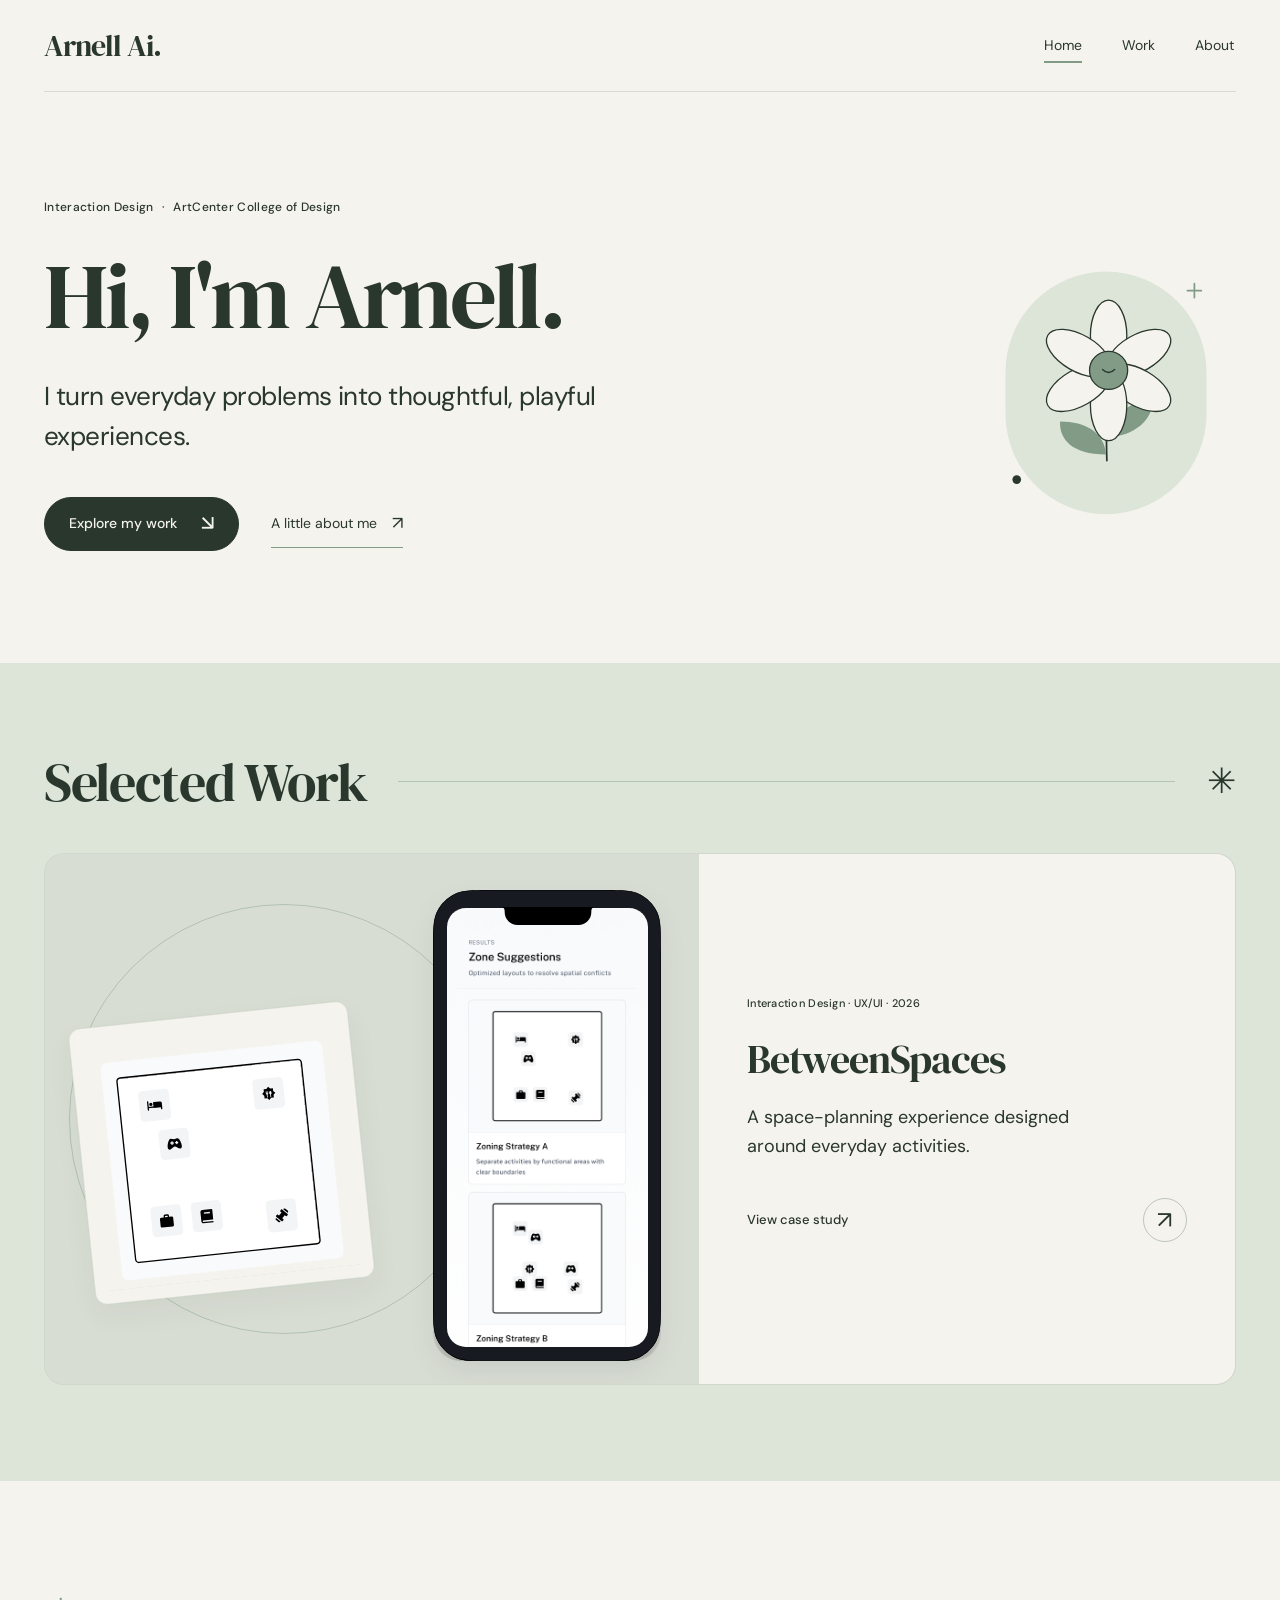
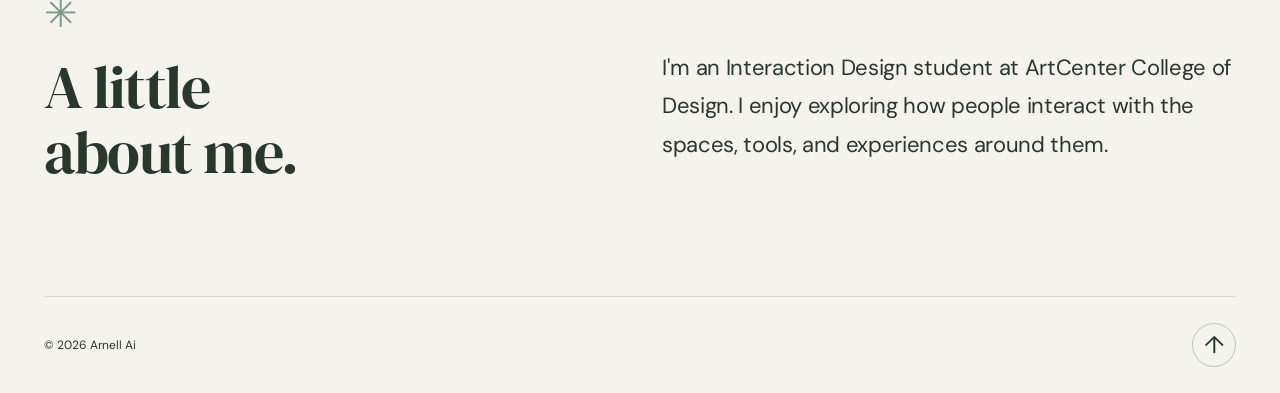
<file: home/index.html>
<!doctype html>
<html lang="en">
  <head>
    <meta charset="utf-8">
    <meta name="viewport" content="width=device-width, initial-scale=1">
    <meta name="theme-color" content="#F5F3ED">
    <meta name="description" content="Arnell Ai is an Interaction Design student at ArtCenter College of Design, turning everyday problems into thoughtful, playful experiences.">
    <title>Arnell Ai. — Interaction Design</title>
    <link rel="stylesheet" href="../assets/fonts.css">
    <link rel="stylesheet" href="home.css">
    <script src="home.js" defer></script>
  </head>
  <body>
    <a class="skip-link" href="#home">Skip to content</a>
    <header class="portfolio-header">
      <div class="header-inner page-width">
        <a class="wordmark" href="#home" aria-label="Arnell Ai, home">Arnell Ai.</a>
        <nav class="portfolio-nav" aria-label="Main navigation">
          <a href="#home" aria-current="location">Home</a>
          <a href="#work">Work</a>
          <a href="#about">About</a>
        </nav>
      </div>
    </header>

    <main>
      <section class="home-hero page-width" id="home" aria-labelledby="home-title">
        <div class="hero-intro">
          <p class="intro-meta">Interaction Design <span aria-hidden="true">·</span> ArtCenter College of Design</p>
          <h1 id="home-title">Hi, I'm <span>Arnell.</span></h1>
          <p class="hero-statement">I turn everyday problems into thoughtful, playful experiences.</p>
          <div class="hero-links">
            <a class="primary-link" href="#work">Explore my work <span aria-hidden="true">↘</span></a>
            <a class="text-link" href="#about">A little about me <span aria-hidden="true">↗</span></a>
          </div>
        </div>
        <div class="hero-flower" aria-hidden="true">
          <svg viewBox="0 0 300 340" focusable="false">
            <rect x="34" y="33" width="232" height="280" rx="116" fill="#DCE5D8"/>
            <path d="M151 251C150 222 150 198 154 171" fill="none" stroke="#29372D" stroke-width="2" stroke-linecap="round"/>
            <path d="M150 244C110 244 96 226 97 206C127 206 148 219 150 244Z" fill="#819B86"/>
            <path d="M152 224C183 223 205 203 203 182C178 181 157 199 152 224Z" fill="#819B86"/>
            <g fill="#F5F3ED" stroke="#29372D" stroke-width="1.5">
              <ellipse cx="153" cy="107" rx="21" ry="41"/>
              <ellipse cx="153" cy="107" rx="21" ry="41" transform="rotate(60 153 147)"/>
              <ellipse cx="153" cy="107" rx="21" ry="41" transform="rotate(120 153 147)"/>
              <ellipse cx="153" cy="107" rx="21" ry="41" transform="rotate(180 153 147)"/>
              <ellipse cx="153" cy="107" rx="21" ry="41" transform="rotate(240 153 147)"/>
              <ellipse cx="153" cy="107" rx="21" ry="41" transform="rotate(300 153 147)"/>
            </g>
            <circle cx="153" cy="147" r="22" fill="#819B86" stroke="#29372D" stroke-width="1.5"/>
            <path d="M146 146Q153 153 160 146" fill="none" stroke="#29372D" stroke-width="1.5" stroke-linecap="round"/>
            <path d="M252 47V63M244 55H260" stroke="#819B86" stroke-width="2" stroke-linecap="round"/>
            <circle cx="47" cy="273" r="5" fill="#29372D"/>
          </svg>
        </div>
      </section>

      <section class="selected-work" id="work" aria-labelledby="work-title">
        <div class="page-width">
          <div class="section-heading">
            <h2 id="work-title">Selected Work</h2>
            <span class="heading-rule" aria-hidden="true"></span>
            <span class="section-flower" aria-hidden="true">✳</span>
          </div>
          <a class="project-card" href="../index.html" aria-label="View the BetweenSpaces case study">
            <div class="project-visual">
              <div class="visual-orbit" aria-hidden="true"></div>
              <div class="diagram-sheet">
                <img src="../assets/wk4/behavior-layout.svg" width="413" height="408" alt="BetweenSpaces behavior-based room layout with activity icons.">
              </div>
              <div class="project-phone">
                <img class="project-screen" src="../assets/wk4/36b72.png" width="371" height="806" alt="The actual BetweenSpaces Zone Suggestions screen, showing two spatial arrangements.">
                <img class="project-island" src="../assets/wk4/e99fa.svg" width="170" height="34" alt="">
              </div>
            </div>
            <div class="project-copy">
              <p class="project-category">Interaction Design · UX/UI · 2026</p>
              <h3>BetweenSpaces</h3>
              <p class="project-description">A space-planning experience designed around everyday activities.</p>
              <span class="project-action">View case study <span class="project-arrow" aria-hidden="true">↗</span></span>
            </div>
          </a>
        </div>
      </section>

      <section class="about-section page-width" id="about" aria-labelledby="about-title">
        <div class="about-heading">
          <span class="about-spark" aria-hidden="true">✳</span>
          <h2 id="about-title">A little<br>about me.</h2>
        </div>
        <p>I'm an Interaction Design student at ArtCenter College of Design. I enjoy exploring how people interact with the spaces, tools, and experiences around them.</p>
      </section>
    </main>

    <footer class="portfolio-footer page-width">
      <p>© 2026 Arnell Ai</p>
      <a href="#home" aria-label="Back to top"><span aria-hidden="true">↑</span></a>
    </footer>
  </body>
</html>
</file>
<file: assets/fonts.css>
@font-face {
  font-family: 'DM Sans';
  font-style: normal;
  font-weight: 400;
  font-display: swap;
  src: url(fonts/dm-sans-400.ttf) format('truetype');
}
@font-face {
  font-family: 'DM Sans';
  font-style: normal;
  font-weight: 500;
  font-display: swap;
  src: url(fonts/dm-sans-500.ttf) format('truetype');
}
@font-face {
  font-family: 'DM Sans';
  font-style: normal;
  font-weight: 700;
  font-display: swap;
  src: url(fonts/dm-sans-700.ttf) format('truetype');
}
@font-face {
  font-family: 'DM Serif Display';
  font-style: normal;
  font-weight: 400;
  font-display: swap;
  src: url(fonts/dm-serif-display-400.ttf) format('truetype');
}
@font-face {
  font-family: 'Inter';
  font-style: normal;
  font-weight: 400;
  font-display: swap;
  src: url(fonts/inter-400.ttf) format('truetype');
}
@font-face {
  font-family: 'Inter';
  font-style: normal;
  font-weight: 500;
  font-display: swap;
  src: url(fonts/inter-500.ttf) format('truetype');
}
@font-face {
  font-family: 'Public Sans';
  font-style: normal;
  font-weight: 200;
  font-display: swap;
  src: url(fonts/public-sans-200.ttf) format('truetype');
}
@font-face {
  font-family: 'Public Sans';
  font-style: normal;
  font-weight: 400;
  font-display: swap;
  src: url(fonts/public-sans-400.ttf) format('truetype');
}
@font-face {
  font-family: 'Public Sans';
  font-style: normal;
  font-weight: 500;
  font-display: swap;
  src: url(fonts/public-sans-500.ttf) format('truetype');
}
@font-face {
  font-family: 'Public Sans';
  font-style: normal;
  font-weight: 700;
  font-display: swap;
  src: url(fonts/public-sans-700.ttf) format('truetype');
}
@font-face {
  font-family: 'Radio Canada';
  font-style: normal;
  font-weight: 400;
  font-stretch: normal;
  font-display: swap;
  src: url(fonts/radio-canada-400.ttf) format('truetype');
}
@font-face {
  font-family: 'Radio Canada';
  font-style: normal;
  font-weight: 500;
  font-stretch: normal;
  font-display: swap;
  src: url(fonts/radio-canada-500.ttf) format('truetype');
}
</file>
<file: styles.css>
:root {
  --paper: #f8f5ec;
  --cream: #fffdf8;
  --sage: #e8eee4;
  --clay: #eee7dc;
  --ink: #25251f;
  --body: #515149;
  --muted: #65645d;
  --coral: #ef735e;
  --coral-dark: #bd5346;
  --blue: #6084bc;
  --yellow: #f5c94c;
  --lavender: #c8b6d9;
  --content: 1192px;
  --header-height: 92px;
}
* { box-sizing: border-box; }
html { scroll-behavior: smooth; scroll-padding-top: calc(var(--header-height) + 20px); }
body { margin: 0; color: var(--ink); background: var(--paper); font: 400 16px/1.6 "DM Sans", sans-serif; font-optical-sizing: none; -webkit-font-smoothing: antialiased; }
img { display: block; }
button, summary { font: inherit; }
h1, h2, h3, p, figure, dl, dd { margin: 0; }
h1, h2, h3 { font-weight: 400; }
a { color: inherit; }
:focus-visible { outline: 3px solid var(--coral-dark); outline-offset: 5px; }
section { scroll-margin-top: 0; }
.paper { background: var(--paper); }
.section-cream { background: var(--cream); }
.section-sage { background: var(--sage); }
.section-dark { background: #282b36; color: var(--cream); }
.section-clay { background: var(--clay); }
.section-inner, .role-inner { width: min(var(--content), calc(100% - 64px)); margin-inline: auto; }
.eyebrow { color: var(--coral); font: 700 12px/1.2 "DM Sans", sans-serif; letter-spacing: .025em; text-transform: uppercase; }
h1, h2{ font-family: "DM Serif Display", Georgia, serif; }

/* The original three destinations stay visible. The menu reaches every section. */
.site-header { position: sticky; top: 0; z-index: 30; display: grid; grid-template-columns: 1fr auto auto; align-items: center; gap: 24px; min-height: var(--header-height); padding-inline: max(32px, calc((100% - 1232px) / 2)); background: var(--paper); border-bottom: 1px solid #d9d4c8; }
.brand { display: inline-flex; align-items: center; gap: 14px; width: fit-content; text-decoration: none; font-size: 16px; font-weight: 700; }
.brand img { width: 26px; height: 26px; }
.primary-nav { display: flex; gap: 12px; }
.primary-nav a { display: flex; align-items: center; min-height: 44px; padding: 8px 10px; color: var(--muted); border-bottom: 2px solid transparent; text-decoration: none; font-size: 11px; font-weight: 500; text-transform: uppercase; white-space: nowrap; }
.primary-nav a[aria-current="location"] { color: var(--coral-dark); border-bottom-color: var(--coral-dark); background: #ef735e0d; }
.primary-nav a:hover, .all-sections a:hover { color: var(--coral-dark); }
.section-menu { position: relative; }
.section-menu summary { display: flex; align-items: center; justify-content: space-between; gap: 18px; min-width: 150px; min-height: 48px; padding: 5px 12px; border: 1px solid #d9d4c8; border-radius: 5px; color: var(--ink); font-size: 12px; line-height: 1.35; cursor: pointer; list-style: none; }
.section-menu summary::-webkit-details-marker { display: none; }
.current-section { display: block; max-width: 175px; margin-top: 2px; color: var(--coral-dark); font-size: 11px; font-weight: 500; }
.all-sections { position: absolute; top: calc(100% + 12px); right: 0; width: 290px; max-width: calc(100vw - 40px); max-height: min(65vh, 500px); overflow-y: auto; padding: 8px; border: 1px solid #d9d4c8; border-radius: 7px; background: var(--cream); box-shadow: 0 12px 30px #25251f18; }
.all-sections a { display: flex; align-items: center; min-height: 44px; padding: 8px 14px; border-left: 3px solid transparent; font-size: 14px; text-decoration: none; }
.all-sections a[aria-current="location"] { color: var(--coral-dark); border-left-color: var(--coral-dark); background: #ef735e12; font-weight: 700; }


/* Layout source: 4wk / BetweenSpaces / 11:26. */
/* Only screen contents use coordinates relative to the original device width. */
.app-screen { --u: calc(100cqw / 482); position: absolute; inset: 2.109% 4.357% 1.878%; padding: calc(69 * var(--u)) calc(47 * var(--u)) calc(24 * var(--u)); overflow-y: auto; overscroll-behavior: contain; border-radius: calc(45 * var(--u)); background: linear-gradient(#f8fafc, #fff); color: #111; font: 400 calc(14 * var(--u))/1.429 "Public Sans", sans-serif; scrollbar-width: thin; }
.app-screen:focus-visible { outline-offset: -5px; }
.app-top { padding-bottom: calc(24 * var(--u)); border-bottom: 1px solid #e5e7eb; }
.app-top > span { color: #6a7282; font: 400 calc(12 * var(--u))/1.333 "Public Sans", sans-serif; letter-spacing: calc(.8 * var(--u)); }
.app-top h3 { margin-top: calc(8 * var(--u)); color: #111; font: 500 calc(24 * var(--u))/1.333 "Public Sans", sans-serif; }
.app-top p { margin-top: calc(8 * var(--u)); color: #4a5565; font-size: calc(14 * var(--u)); line-height: 1.429; letter-spacing: calc(.5 * var(--u)); }
.table-label { margin: calc(24 * var(--u)) 0 calc(12 * var(--u)); color: #364153; font: 400 calc(12 * var(--u))/1.333 Inter, sans-serif; letter-spacing: calc(.6 * var(--u)); }
.activity-table { overflow: hidden; border: 1px solid #d9dde3; border-radius: calc(8 * var(--u)); font: 400 calc(12 * var(--u))/1.333 Inter, sans-serif; }
.table-head, .table-row { display: grid; grid-template-columns: repeat(5, minmax(0, 1fr)); }
.table-head { min-height: calc(62 * var(--u)); background: #f3f4f6; }
.table-head > span { min-width: 0; padding: calc(8 * var(--u)); border-right: 1px solid #dfe3e8; }
.table-head > span:first-child { padding: calc(12 * var(--u)); color: #6a7282; }
.table-head small { display: block; max-width: calc(34 * var(--u)); color: #6a7282; font-size: calc(10 * var(--u)); line-height: 1.5; }
.table-row > * { min-width: 0; min-height: calc(44 * var(--u)); border-top: 1px solid #dfe3e8; border-right: 1px solid #dfe3e8; }
.table-row b { padding: calc(12 * var(--u)); font-size: calc(14 * var(--u)); font-weight: 500; line-height: 1.429; }
.table-row i { background: #fff; }
.instructions { margin-top: calc(24 * var(--u)); padding: calc(16 * var(--u)); border: 1px solid #e5e7eb; border-radius: calc(10 * var(--u)); background: #f9fafb; }
.instructions > span, .legend-box > span { color: #6a7282; font: 400 calc(12 * var(--u))/1.333 Inter, sans-serif; letter-spacing: calc(.6 * var(--u)); }
.instructions > span, .legend-box > span, .app-top > span { display: block; }
.instructions p { margin-top: calc(8 * var(--u)); color: #4a5565; font: 400 calc(12 * var(--u))/1.67 Inter, sans-serif; }
.app-button { display: flex; align-items: center; justify-content: center; gap: calc(14 * var(--u)); width: 100%; min-height: calc(48 * var(--u)); margin-top: calc(24 * var(--u)); padding: calc(8 * var(--u)); border: 0; border-radius: calc(10 * var(--u)); background: #000; color: #fff; font: 500 calc(16 * var(--u))/1.5 "Radio Canada", sans-serif; }
.app-button.disabled { background: #818181; }
.app-button img, .app-actions img, .back-link img { width: calc(16 * var(--u)); height: auto; }
.legend-box { margin-top: calc(24 * var(--u)); padding: calc(16 * var(--u)); border: 1px solid #e5e7eb; border-radius: calc(10 * var(--u)); background: #f9fafb; }
.legend-box p { display: flex; align-items: center; gap: calc(8 * var(--u)); margin-top: calc(8 * var(--u)); color: #364153; font: 400 calc(12 * var(--u))/1.333 Inter, sans-serif; }
.legend-box p:first-of-type { margin-top: calc(12 * var(--u)); }
.legend-box p i { flex: 0 0 calc(24 * var(--u)); height: calc(24 * var(--u)); border: 2px solid #0003; border-radius: calc(6 * var(--u)); background: #0000000d; }
.legend-box p:nth-of-type(2) i { border-color: #0006; background: #0000001f; }
.legend-box p:nth-of-type(3) i { border-color: #000b; background: #0003; }
.room-map { width: 100%; height: auto; }
.overlap-card { display: flex; gap: calc(12 * var(--u)); align-items: flex-start; padding: calc(16 * var(--u)); border: 1px solid #d1d5dc; border-radius: calc(10 * var(--u)); background: #fff; }
.overlap-card + .overlap-card { margin-top: calc(8 * var(--u)); }
.overlap-card > b { display: grid; place-items: center; flex: 0 0 calc(32 * var(--u)); height: calc(32 * var(--u)); border: 2px solid #0006; border-radius: calc(6 * var(--u)); background: #0000001f; color: #0009; font: 400 calc(12 * var(--u))/1 Inter, sans-serif; }
.overlap-card p { max-width: calc(221 * var(--u)); color: #111; font: 400 calc(14 * var(--u))/1.429 Inter, sans-serif; }
.overlap-card strong { font-weight: 500; }
.overlap-card span { color: #6a7282; }
.overlap-card small { display: block; width: calc(285 * var(--u)); max-width: 100%; margin-top: calc(8 * var(--u)); color: #4a5565; font-size: calc(12 * var(--u)); line-height: 1.333; }
.phone-layout .app-screen, .phone-concept .app-screen { padding: calc(69 * var(--u)) calc(24 * var(--u)) calc(37 * var(--u)); }
.phone-concept .app-screen { padding-bottom: calc(31 * var(--u)); }
.back-link { display: flex; align-items: center; gap: calc(8 * var(--u)); color: #4a5565; font: 500 calc(14 * var(--u))/1.429 "Public Sans", sans-serif; letter-spacing: calc(.2 * var(--u)); }
.layout-meta { display: flex; justify-content: space-between; margin-top: calc(16 * var(--u)); padding-bottom: calc(25 * var(--u)); border-bottom: 1px solid #e5e7eb; color: #6a7282; font: 400 calc(12 * var(--u))/1.333 Inter, sans-serif; letter-spacing: calc(.6 * var(--u)); }
.layout-title { margin-top: calc(24 * var(--u)); padding-bottom: 0; border: 0; }
.layout-title h3 { margin-top: 0; }
.layout-plan { width: calc(280 * var(--u)); max-width: 100%; height: auto; margin: calc(88 * var(--u)) auto calc(48 * var(--u)); }
.suggestion-note { padding: calc(17 * var(--u)); border: 1px solid #e5e7eb; border-radius: calc(10 * var(--u)); background: #f9fafb; color: #4a5565; text-align: center; font: 400 calc(12 * var(--u))/1.625 "Radio Canada", sans-serif; }
.phone-layout .suggestion-note { min-height: calc(103 * var(--u)); display: grid; place-items: center; }
.phone-layout .app-button { width: 45%; margin: calc(107 * var(--u)) 0 0 auto; }
.core-title { margin-top: calc(24 * var(--u)); font: 500 calc(20 * var(--u))/1.4 "Public Sans", sans-serif; }
.zone-diagram { width: calc(280 * var(--u)); max-width: 100%; height: auto; margin: calc(40 * var(--u)) auto; }
.zone-copy { display: grid; gap: calc(16 * var(--u)); }
.zone-copy article { padding-left: calc(16 * var(--u)); border-left: calc(3.55 * var(--u)) solid #111; }
.zone-copy article:last-child { border-left-color: #99a1af; }
.zone-copy b { display: block; font: 500 calc(14 * var(--u))/1.429 Inter, sans-serif; }
.zone-copy p { max-width: calc(327 * var(--u)); margin-top: calc(4 * var(--u)); color: #4a5565; font: 400 calc(14 * var(--u))/1.625 Inter, sans-serif; }
.phone-concept .suggestion-note { margin-top: calc(40 * var(--u)); }
.app-actions { display: grid; grid-template-columns: repeat(2, minmax(0, 1fr)); gap: calc(12 * var(--u)); margin-top: calc(34 * var(--u)); padding-top: calc(25 * var(--u)); border-top: 1px solid #e5e7eb; }
.app-actions button { display: flex; align-items: center; justify-content: center; gap: calc(6 * var(--u)); min-height: calc(48 * var(--u)); padding: calc(8 * var(--u)); border: 1px solid #d1d5dc; border-radius: calc(10 * var(--u)); background: #fff; color: #111; font: 500 calc(16 * var(--u))/1.5 "Radio Canada", sans-serif; }
.app-actions button:last-child { border-color: #000; background: #000; color: #fff; }


/* Desktop editorial spacing follows the approved 1440px wk4 frame.
   Content stays in normal flow; narrower layouts remove desktop whitespace. */
h4 { margin: 0; font-weight: 400; }
.hero { display: grid; grid-template-columns: minmax(0,1fr) minmax(0,432px); column-gap: 64px; width: min(var(--content), calc(100% - 64px)); margin-inline: auto; padding-block: 24px 56px; align-items: center; }
.hero-copy { min-width: 0; align-self: start; padding-block: 64px 8px; }
.hero-copy .eyebrow { margin-bottom: 24px; }
.hero h1 { width: 100%; max-width: 640px; font-size: 64px; line-height: 1.075; }
.hero-description { max-width: 590px; margin: 24px 0 0; color: var(--body); font-size: 19px; line-height: 1.5; }
.project-meta { max-width: 590px; margin: 28px 0 0; color: var(--muted); font-size: 12px; line-height: 1.6; font-weight: 500; white-space: normal; }
.hero-stage { position: relative; display: flex; justify-content: center; width: 100%; padding: 16px 32px; background: var(--sage); border-radius: 4px; }
.sun-accent { position: absolute; top: 12px; right: 12px; width: 28px; height: 28px; }
.hero-mark { position: absolute; bottom: 12px; left: 12px; width: 18px; height: 18px; }
.device-figure { width: 100%; max-width: 520.56px; min-width: 0; }
.device-figure figcaption { margin-top: 13px; color: var(--muted); font-size: 11px; line-height: 1.5; text-align: center; }
/* Preserve the device aspect ratio while fitting the complete preview on short screens. */
.hero-device { max-width: min(350px, calc((100svh - 180px) * .4840903)); }
.phone { position: relative; width: 100%; aspect-ratio: 520.56 / 1075.335; container-type: inline-size; border-radius: 12% / 6%; background: url('assets/wk4/4428a.svg') center top / 133.2% 118.1% no-repeat; box-shadow: 0 15px 26px #1c1f251f; }
.dynamic-island { position: absolute; z-index: 4; top: 2.046%; left: 30.28%; width: 40.375%; height: auto; }
.hero-phone { aspect-ratio: 419 / 865.541; background-image: url('assets/wk4/6e07b.svg'); background-size: 141.24% 122.46%; }
.hero-ui { position: absolute; top: 3.928%; left: 5.967%; width: 88.544%; height: 93.121%; object-fit: cover; border-radius: 9.434% / 4.342%; }
.hero-phone .dynamic-island { top: 3.582%; left: 30.072%; }
.coral { color: var(--coral); }

.role { min-height: 500px; padding-block: 161px 92px; margin-bottom: 31px; }
.role-inner { display: grid; grid-template-columns: minmax(0,545fr) minmax(0,595fr); gap: 52px; }
.role h2 { max-width: 545px; margin-top: 25px; font-size: 37px; line-height: 1.08; }
.role-details { margin-top: 42px; padding-left: 54px; border-left: 1px solid var(--ink); }
.role-details > p { color: var(--body); font-size: 16px; line-height: 1.58; }
.role-details dl { display: grid; grid-template-columns: 1.1fr 1fr; gap: 24px; margin-top: 54px; }
.role-details dl div { display: flex; align-items: baseline; flex-wrap: wrap; gap: 8px 16px; }
.role-details dt { color: var(--muted); font-size: 11px; font-weight: 700; }
.role-details dd { font-size: 12px; line-height: 1.35; }
.wk4-plan { width: calc(382 * var(--u)); margin: calc(21 * var(--u)) auto calc(24 * var(--u)); }

@media (max-width:1200px) {
  .hero { grid-template-columns: minmax(0,1fr) minmax(0,396px); column-gap: 56px; }.hero h1 { font-size: 60px; }.hero-stage { padding-inline: 24px; }.role{ min-height: 0; padding-block: 100px; }.role-details { padding-left: 30px; }.role { margin-bottom: 0; }
}
@media (max-width:1000px) {
  .site-header { gap: 14px; }.primary-nav { gap: 2px; }.primary-nav a { padding-inline: 6px; }.section-menu summary { min-width: 135px; }
  .hero { grid-template-columns: 1fr; gap: 48px; padding-block: 48px 72px; }.hero-copy { padding: 0; }.hero h1 { max-width: 650px; font-size: 60px; line-height: 1.075; }.hero-description { margin-top: 28px; }.hero-stage { width: min(432px,100%); justify-self: center; padding: 24px 32px; }.hero-device { max-width: 350px; }.project-meta { margin-top: 28px; }
}
@media (max-width:650px) {
  :root { --header-height:124px; }.section-inner,.role-inner { width: calc(100% - 40px); }.site-header { grid-template-columns: 1fr auto; gap: 0 12px; padding: 10px 20px 0; }.brand { gap: 9px; font-size: 14px; }.brand img { width: 22px; height: 22px; }.section-menu { grid-column: 2; grid-row: 1; }.section-menu summary { min-width: 132px; font-size: 12px; }.current-section { max-width: 125px; font-size: 10px; }.primary-nav { grid-column: 1/-1; grid-row: 2; display: grid; grid-template-columns: repeat(3,minmax(0,1fr)); gap: 5px; margin-top: 6px; }.primary-nav a { justify-content: center; min-height: 48px; padding-inline: 0; font-size: 12px; }.all-sections { top: calc(100% + 10px); width: 290px; }.eyebrow { font-size: 11px; line-height: 1.4; }
  .hero { width: calc(100% - 40px); padding-block: 48px 72px; gap: 46px; }.hero-copy { padding-top: 0; }.hero-copy .eyebrow { margin-bottom: 26px; }.hero h1 { font-size: 46px; line-height: 1.04; }.hero-description { margin: 28px 0 0; font-size: 17px; }.project-meta { margin: 34px 0 0; font-size: 11px; line-height: 1.6; }.hero-stage { aspect-ratio: auto; padding: 32px 18px 48px; }.sun-accent { top: 12px; right: 16px; width: 28px; height: 28px; }.hero-mark { bottom: 12px; left: 16px; width: 20px; height: 20px; }.role{ padding-block: 72px; }
  .role-inner { grid-template-columns: 1fr; gap: 32px; }.role h2 { margin-top: 24px; font-size: 34px; }.role-details { margin-top: 0; padding: 28px 0 0; border-left: 0; border-top: 1px solid var(--ink); }.role-details dl { margin-top: 32px; grid-template-columns: 1fr; }
}
@media (prefers-reduced-motion:reduce) { html { scroll-behavior:auto; } }
</file>
<file: section-layout.css>
/* Post-hero case study layout. Source: 4wk / BetweenSpaces / 11:26.
   Shared fonts, colors, navigation, hero and UI primitives remain in styles.css. */
.problem, .insight, .exploration, .concept, .decision, .principles, .experience, .ending { min-height: 0; padding-block: 96px; }
.problem-title { max-width: 1120px; margin-top: 24px; font-size: 62px; line-height: 1.02; }
.problem-stat-row { display: grid; grid-template-columns: minmax(0,580fr) minmax(0,568fr); gap: 40px; align-items: center; margin-top: 48px; }
.large-stat { container-type: inline-size; }
.stat-number { color: var(--coral); font: 400 min(230px,53cqw)/1.1 'DM Serif Display',Georgia,serif; }
.stat-caption { margin-top: 12px; color: var(--muted); font-size: 16px; line-height: 1.4; }
.source { margin-top: 12px; color: var(--muted); font-size: 13px; line-height: 1.4; }
.problem-narrative h3 { font-size: 36px; line-height: 1.21; }
.problem-narrative h3, .tools-gap h3 { font-family: 'DM Serif Display',Georgia,serif; }
.problem-bottom { display: grid; grid-template-columns: minmax(0,555fr) minmax(0,585fr); gap: 56px; margin-top: 56px; }
.scenario h3 { margin-top: 20px; font: 400 29px/1.15 'DM Serif Display',Georgia,serif; }
.scenario > p:last-child { margin-top: 18px; color: var(--body); font-size: 16px; line-height: 1.5; }
.tools-gap h3 { font-size: 32px; line-height: 1.24; }
.tool-list { display: grid; grid-template-columns: repeat(3,minmax(0,1fr)); gap: 16px; margin: 24px 0 0; padding: 0; list-style: none; }
.tool-list li { display: flex; flex-direction: column; gap: 8px; font-size: 12px; line-height: 1.5; }
.tool-list span { color: var(--body); }
.missing-piece { margin-top: 28px; padding-top: 24px; border-top: 1px solid #d9d4c8; }
.missing-piece h3 { font-size: 29px; }
.missing-piece p { margin-top: 8px; color: var(--body); font-size: 16px; line-height: 1.55; }

.insight-heading { max-width: 1180px; margin-top: 24px; font-size: 48px; line-height: 1.22; }
.evidence-grid { display: grid; grid-template-columns: repeat(2,minmax(0,1fr)); gap: 96px; margin-top: 56px; }
.evidence-blue { color: var(--blue); }.evidence-coral { color: var(--coral-dark); }
.evidence-number { font: 400 104px/1.2 'DM Serif Display',Georgia,serif; }
.evidence > p:last-child { margin-top: 6px; color: var(--muted); font-size: 16px; line-height: 1.4; }
.evidence::after { content: ''; display: block; width: min(300px,100%); height: 3px; margin-top: 24px; background: currentColor; }
.research-source { margin-top: 28px; color: var(--muted); font-size: 12px; line-height: 1.5; }
.insight-chain { display: grid; gap: 32px; margin-top: 48px; }
.insight-chain > div { display: grid; grid-template-columns: 210px minmax(0,1fr); gap: 36px; align-items: baseline; }
.stage-label { color: var(--coral-dark); font-size: 11px; line-height: 1.4; }
.insight-chain h3 { font: 400 25px/1.35 'DM Serif Display',Georgia,serif; }
.insight-chain > div > p:last-child { color: var(--body); font-size: 19px; line-height: 1.5; }
.insight-chain .opportunity-title { max-width: 840px; font-size: 35px; line-height: 1.3; }

.exploration h2 { max-width: 1050px; margin-top: 28px; font-size: 54px; line-height: 1.1; }
.explore-intro { display: grid; grid-template-columns: minmax(0,620fr) minmax(0,450fr); gap: 80px; margin-top: 28px; }
.explore-intro > p { color: var(--muted); font-size: 16px; line-height: 1.52; }
.explore-intro h3 { font: 400 23px/1.3 'DM Serif Display',Georgia,serif; }
.explore-intro div p { margin-top: 12px; color: var(--body); font-size: 14px; line-height: 1.5; }
.activity-map { position: relative; width: min(1120px,100%); margin: 120px auto 0; aspect-ratio: 1440 / 900; container-type: inline-size; }
.activity { position: absolute; top: 0; width: 41.667%; aspect-ratio: 600 / 550; display: grid; place-items: center; }
.activity img { width: 100%; height: auto; }
.activity span { position: absolute; color: var(--cream); font: 400 3.611cqw/1 'DM Serif Display',Georgia,serif; }
.activity-work { left: 3.333%; }.activity-eat { left: 29.167%; }.activity-relax { left: 55.417%; }
.overlap-connectors { position: absolute; inset: 0; width: 100%; height: auto; fill: none; stroke: #25251f66; stroke-width: 2; }
.same-space { position: absolute; top: 81.2%; left: 28.333%; font: 400 2.222cqw/1.18 'DM Serif Display',Georgia,serif; }
.overlap-word { position: absolute; top: 86.11%; left: 41.875%; color: var(--coral); font: 400 4.444cqw/1.1875 'DM Serif Display',Georgia,serif; }
.explore-takeaway { margin-top: 40px; }
.explore-takeaway h3 { max-width: 900px; font: 400 29px/1.35 'DM Serif Display',Georgia,serif; }
.explore-takeaway p { max-width: 820px; margin-top: 18px; color: var(--body); font-size: 15px; line-height: 1.6; }

.concept > .section-inner > .eyebrow { color: var(--ink); }
.concept h2 { margin-top: 28px; font-size: 50px; line-height: 1.2; }
.concept-directions { display: grid; grid-template-columns: repeat(2,minmax(0,1fr)); gap: 64px; margin-top: 48px; }
.concept-directions article + article { padding-left: 32px; margin-left: -32px; border-left: 1px solid #d9d4c8; }
.concept h3 { font: 400 27px/1.3 'DM Serif Display',Georgia,serif; }
.concept-directions h3 { margin-top: 20px; }
.concept-directions article > p:last-child { margin-top: 16px; color: var(--body); font-size: 15px; line-height: 1.6; }
.competitive { margin-top: 56px; }
.competitive > h3 { max-width: 850px; margin-top: 16px; font-size: 34px; }
.competitive > p:last-of-type { max-width: 800px; margin-top: 16px; color: var(--body); font-size: 15px; line-height: 1.6; }
.competitive-grid { display: grid; grid-template-columns: repeat(3,minmax(0,1fr)); gap: 48px; margin-top: 32px; padding: 28px; background: #d9d4c8; }
.competitive-grid article { position: relative; min-width: 0; }
.competitive-grid article + article::before { content: ''; position: absolute; top: 0; bottom: 0; left: -24px; width: 1px; background: #bdb9af; }
.competitive-grid .products { margin-top: 16px; color: var(--body); font-size: 14px; font-weight: 500; white-space: pre-wrap; }
.competitive-grid h4 { margin: 20px 0 0; font: 400 21px/1.3 'DM Serif Display',Georgia,serif; }
.competitive-grid article > p:last-child { margin-top: 16px; color: var(--body); font-size: 14px; line-height: 1.5; }
.design-opportunity { margin-top: 40px; padding: 8px 0 8px 24px; border-left: 3px solid var(--coral); }
.design-opportunity h3 { max-width: 850px; margin-top: 16px; font-size: 34px; }
.design-opportunity > p:last-child { max-width: 800px; margin-top: 16px; color: var(--body); font-size: 15px; line-height: 1.6; }
.concept-resolution { margin-top: 48px; }
.concept-resolution h3 { margin-top: 20px; }
.concept-resolution > p:last-child { max-width: 800px; margin-top: 16px; color: var(--body); font-size: 15px; line-height: 1.6; }
.trade-off { display: grid; grid-template-columns: 180px minmax(0,800px); gap: 40px; margin-top: 32px; padding-top: 28px; border-top: 1px solid #d9d4c8; }
.trade-off > p:last-child { color: var(--body); font-size: 15px; line-height: 1.6; }

.decision .eyebrow { color: var(--yellow); }
.decision h2 { max-width: 1190px; margin-top: 28px; font-size: 57px; line-height: 1.15; }
.decision-copy { max-width: 800px; margin-top: 28px; color: #d0d0ca; font-size: 16px; line-height: 1.62; }
.approach-comparison { display: grid; grid-template-columns: repeat(2,minmax(0,1fr)); gap: 64px; margin-top: 48px; padding-block: 32px; border-top: 1px solid #686a70; border-bottom: 3px solid var(--yellow); }
.approach-label { color: #d0d0ca; font-size: 12px; font-weight: 700; line-height: 1.4; }
.approach-comparison article + article .approach-label { color: var(--yellow); }
.approach-comparison h3 { margin-top: 18px; font: 400 27px/1.2 'DM Serif Display',Georgia,serif; }
.approach-comparison article > p:last-child { max-width: 500px; margin-top: 18px; color: #d0d0ca; font-size: 15px; line-height: 1.5; }
.traditional { margin-top: 40px; }
.approach-flow { display: flex; align-items: center; gap: 40px; font: 400 30px/1.4 'DM Serif Display',Georgia,serif; }
.approach-flow b { margin: 0; color: var(--yellow); font: 700 25px/1 'DM Sans',sans-serif; }
.between-approach { margin-top: 36px; }
.between-approach .approach-flow { flex-wrap: nowrap; gap: 32px; font-size: 29px; }
.between-approach span:nth-of-type(2) { color: var(--lavender); }.between-approach span:nth-of-type(3) { color: var(--yellow); }
.principles { padding-block: 72px; }
.principle-list { display: grid; gap: 32px; margin-top: 32px; }
.principle-list article { display: grid; grid-template-columns: minmax(0,500fr) minmax(0,630fr); gap: 40px; align-items: baseline; padding-bottom: 28px; border-bottom: 1px solid #d9d4c8; }
.principle-list article:last-child { padding-bottom: 0; border: 0; }
.principle-list h3 { font: 400 23px/1.3 'DM Serif Display',Georgia,serif; }
.principle-list p { color: var(--body); font-size: 15px; line-height: 1.55; }

/* Each experience is a normal-flow row. There is no fixed section/row height. */
.experience h2 { max-width: 1180px; margin-top: 28px; font-size: 52px; line-height: 1.177; }
.experience-intro { max-width: 820px; margin-top: 24px; color: var(--muted); font-size: 18px; line-height: 1.5; }
.experience-summary { margin-top: 20px; font-size: 15px; font-weight: 700; line-height: 1.8; }
.experience-flow { display: grid; gap: 32px; width: min(844px,100%); margin: 56px auto 0; }
.experience-step { display: grid; grid-template-columns: minmax(0,1fr) 340px; gap: 64px; align-items: center; padding-bottom: 32px; border-bottom: 1px solid #d9d4c8; }
.experience-step:last-child { padding-bottom: 0; border: 0; }
.experience-step:nth-child(even) { grid-template-columns: 340px minmax(0,1fr); }
.experience-step .step-copy { grid-area: 1 / 1; }
.experience-step .device-figure { grid-area: 1 / 2; align-self: center; max-width: 340px; margin: 0; }
.experience-step:nth-child(even) .device-figure { grid-area: 1 / 1; }
.experience-step:nth-child(even) .step-copy { grid-area: 1 / 2; }
.step-copy { min-width: 0; max-width: 440px; margin: 0; }
.step-copy .eyebrow { color: var(--muted); }.step-three .step-copy .eyebrow { color: var(--coral-dark); }
.step-copy h3 { margin-top: 20px; font: 400 30px/1.2 'DM Serif Display',Georgia,serif; }
.step-copy > p:not(.eyebrow) { max-width: 420px; margin-top: 20px; color: var(--body); font-size: 16px; line-height: 1.6; }
.analysis-detail { margin-top: 28px; max-width: 373px; }
.analysis-detail summary { width: fit-content; min-height: 44px; padding-block: 10px; color: var(--coral-dark); cursor: pointer; font-size: 14px; text-decoration: underline; text-underline-offset: 4px; }
.analysis-detail img { width: 100%; height: auto; margin-top: 16px; }
.experience .app-screen { overflow: visible; overscroll-behavior: auto; }
.phone-activity .table-head, .phone-activity .table-row { grid-template-columns: 1.25fr repeat(4,minmax(0,1fr)); }
.phone-conflict .app-screen { padding-inline: calc(32 * var(--u)); }
.phone-conflict .app-top { padding-bottom: calc(16 * var(--u)); }
.phone-conflict .legend-box { margin-top: calc(14 * var(--u)); padding: calc(10 * var(--u)); }
.phone-conflict .legend-box p { margin-top: calc(5 * var(--u)); }
.phone-conflict .legend-box p i { flex-basis: calc(16 * var(--u)); height: calc(16 * var(--u)); border-width: 1px; }
.phone-conflict .table-label { margin: calc(16 * var(--u)) 0 calc(8 * var(--u)); }
.phone-conflict .room-map { width: calc(245 * var(--u)); max-width: 100%; height: auto; margin-inline: auto; }
.phone-conflict .overlap-card { padding: calc(10 * var(--u)); gap: calc(8 * var(--u)); }
.phone-conflict .overlap-card p { max-width: none; }
.phone-conflict .overlap-card small { width: auto; margin-top: calc(5 * var(--u)); }
.phone-conflict .app-button { margin-top: calc(16 * var(--u)); }
.phone-concept .app-actions { margin-top: calc(24 * var(--u)); padding-top: calc(16 * var(--u)); }

.ending { padding-block: 88px 64px; }
.ending-grid { display: grid; grid-template-columns: repeat(2,minmax(0,1fr)); gap: 64px; width: 100%; margin-top: 48px; }
.ending-grid h2 { color: var(--muted); font: 700 11px/1.4 'DM Sans',sans-serif; }
.ending-grid .ending-lede { margin-top: 18px; color: var(--coral-dark); font: 400 40px/1.15 'DM Serif Display',Georgia,serif; }
.ending-grid p { margin-top: 24px; color: var(--body); font-size: 15px; line-height: 1.6; }
.reflection-copy { white-space: pre-line; }
.ending footer { margin-top: 64px; color: var(--muted); font-size: 11px; line-height: 1.5; white-space: pre-wrap; }

/* One chapter, with two numbered subsections and supporting principles. */
.chapter-group { margin-block: 6px; padding-block: 6px; border-block: 1px solid #d9d4c8; }
.chapter-label { padding: 8px 14px; color: var(--muted); font-size: 11px; font-weight: 700; }
.chapter-group.is-current .chapter-label { color: var(--coral-dark); }
.chapter-group a { padding-left: 24px; }

@media (max-width:1100px) {
  .problem-title { font-size: 54px; }.problem-bottom { gap: 40px; }.problem-narrative h3 { font-size: 32px; }
  .insight-chain > div { grid-template-columns: 180px minmax(0,1fr); gap: 28px; }
  .insight-heading { font-size: 45px; }.exploration h2 { font-size: 50px; }.explore-intro { gap: 48px; }
  .competitive-grid { gap: 32px; padding: 24px; }.competitive-grid article + article::before { left: -16px; }
  .decision h2 { font-size: 50px; }.between-approach .approach-flow { gap: 24px; font-size: 27px; }
  .experience-flow { width: min(844px,100%); }.experience-step { grid-template-columns: minmax(0,1fr) 340px; gap: 48px; }
  .experience-step:nth-child(even) { grid-template-columns: 340px minmax(0,1fr); }
  .experience h2 { font-size: 48px; }.ending-grid { gap: 40px; }.ending-grid .ending-lede { font-size: 36px; }
}
@media (max-width:800px) {
  .problem, .insight, .exploration, .concept, .decision, .principles, .experience, .ending { padding-block: 72px; }
  .problem-bottom { grid-template-columns: 1fr; gap: 40px; }.problem-stat-row { gap: 32px; }.problem-narrative h3 { font-size: 30px; }
  .evidence-grid { gap: 48px; }.insight-chain > div { grid-template-columns: 150px minmax(0,1fr); gap: 24px; }
  .concept-directions { gap: 40px; }.concept-directions article + article { padding-left: 20px; margin-left: -20px; }
  .trade-off { grid-template-columns: 150px minmax(0,1fr); gap: 24px; }
  .experience-step, .experience-step:nth-child(even) { grid-template-columns: minmax(0,1fr) 300px; gap: 32px; }
  .experience-step:nth-child(even) { grid-template-columns: 300px minmax(0,1fr); }
  .step-copy h3 { font-size: 28px; }.step-copy > p:not(.eyebrow) { font-size: 15px; }
}
@media (max-width:650px) {
  .primary-nav a[data-chapter] { white-space: normal; text-align: center; line-height: 1.3; }
  .problem, .insight, .exploration, .concept, .decision, .principles, .experience, .ending { padding-block: 64px; }
  .problem-title { font-size: 42px; line-height: 1.08; }.problem-stat-row { grid-template-columns: 1fr; gap: 32px; margin-top: 32px; }
  .stat-number { font-size: min(190px,53cqw); }.stat-caption { font-size: 14px; }.source { font-size: 11px; }
  .problem-narrative h3 { font-size: 31px; }.problem-bottom { margin-top: 36px; gap: 36px; }.scenario h3 { font-size: 29px; }.tools-gap h3 { font-size: 30px; }
  .tool-list { gap: 12px; }.tool-list li { font-size: 12px; }.missing-piece { margin-top: 24px; padding-top: 20px; }.missing-piece h3 { font-size: 28px; }
  .insight-heading { font-size: 39px; line-height: 1.15; }.evidence-grid { gap: 26px; margin-top: 36px; }.evidence-number { font-size: 74px; }
  .evidence > p:last-child { font-size: 13px; line-height: 1.5; }.evidence::after { margin-top: 18px; }.research-source { font-size: 11px; }
  .insight-chain { gap: 28px; margin-top: 36px; }.insight-chain > div { grid-template-columns: 1fr; gap: 14px; }.insight-chain h3 { font-size: 26px; }.insight-chain > div > p:last-child { font-size: 17px; }.insight-chain .opportunity-title { font-size: 30px; }
  .exploration h2 { font-size: 41px; line-height: 1.08; }.explore-intro { grid-template-columns: 1fr; gap: 24px; }.activity-map { width: 100%; margin-top: 56px; aspect-ratio: 1440 / 1000; }
  .activity span { font-size: max(13px,3.611cqw); }.same-space { top: 75%; left: 20%; font-size: 17px; }.overlap-word { top: 86%; left: 34%; font-size: 31px; }
  .explore-takeaway { margin-top: 32px; }.explore-takeaway h3 { font-size: 27px; }
  .concept h2 { font-size: 40px; }.concept-directions { grid-template-columns: 1fr; gap: 28px; margin-top: 36px; }.concept-directions article + article { padding: 28px 0 0; margin: 0; border: 0; border-top: 1px solid #d9d4c8; }
  .concept h3 { font-size: 27px; }.competitive { margin-top: 40px; }.competitive-grid { grid-template-columns: 1fr; gap: 24px; padding: 24px; }
  .competitive-grid article + article { padding-top: 24px; border-top: 1px solid #bdb9af; }.competitive-grid article + article::before { display: none; }.competitive-grid h4 { font-size: 23px; }
  .design-opportunity { margin-top: 32px; padding-left: 20px; }.concept-resolution { margin-top: 36px; }.trade-off { grid-template-columns: 1fr; gap: 16px; }
  .decision h2, .experience h2 { margin-top: 24px; font-size: 43px; line-height: 1.08; }
  .approach-comparison { grid-template-columns: 1fr; gap: 32px; margin-top: 36px; padding-block: 28px; }
  .approach-flow { gap: 24px; font-size: 28px; }.traditional { margin-top: 32px; }.between-approach { margin-top: 32px; }
  .between-approach .approach-flow { flex-direction: column; align-items: flex-start; gap: 18px; padding-left: 24px; border-left: 1px solid #686a70; font-size: 29px; }
  .between-approach .approach-flow b { transform: rotate(90deg); margin-left: 4px; }
  .principle-list { gap: 28px; }.principle-list article { grid-template-columns: 1fr; gap: 14px; padding-bottom: 24px; }.principle-list h3 { font-size: 25px; }
  .experience-intro { font-size: 16px; }.experience-summary { font-size: 13px; }.experience-flow { gap: 40px; margin-top: 40px; }
  .experience-step, .experience-step:nth-child(even) { display: flex; flex-direction: column; align-items: center; gap: 28px; padding-bottom: 40px; }
  .experience-step .step-copy { width: 100%; max-width: none; }.experience-step .device-figure { width: min(340px,100%); max-width: 340px; }
  .step-copy h3 { margin-top: 16px; font-size: 29px; }.step-copy > p:not(.eyebrow) { margin-top: 16px; font-size: 16px; }.analysis-detail { margin-top: 20px; }
  .ending-grid { grid-template-columns: 1fr; gap: 40px; margin-top: 36px; }.ending-grid .ending-lede { font-size: 35px; }.ending footer { margin-top: 48px; }
}
</file>
<file: portfolio-link.css>
/* A single return link; the existing case-study styles stay unchanged. */
.case-brand-group { display: flex; flex-direction: column; align-items: flex-start; gap: 4px; min-width: 0; }
.portfolio-return { display: inline-flex; align-items: center; min-height: 24px; color: var(--muted); font: 500 12px/1.4 'DM Sans',sans-serif; text-decoration: none; }
.portfolio-return:hover { color: var(--coral-dark); text-decoration: underline; text-underline-offset: 3px; }
@media (max-width:650px) { .portfolio-return { font-size: 11px; } }
</file>
<file: assets/identity/identity.css>
/* Added section only. Source: new (101:31), section 103:31. */
.visual-identity{background:#f8f0e7;padding:44px 0 80px;color:var(--ink)}
.visual-identity .identity-heading{display:grid;grid-template-columns:minmax(0,650fr) minmax(0,480fr);gap:58px;align-items:center;margin-top:32px}
.identity-heading h2{font-size:46px;line-height:1.22;max-width:650px}.identity-heading>p{font-size:16px;line-height:1.4;color:var(--body)}
.identity-brand{display:grid;grid-template-columns:minmax(0,560fr) minmax(0,550fr);gap:58px;margin-top:62px}.visual-identity h3.eyebrow{font-size:11px;line-height:18px}.identity-caption{font-size:10px;line-height:16px;font-weight:700;color:var(--body)}.identity-static>.identity-caption{margin-top:20px}
.identity-logo{width:100%;height:auto;margin-top:14px}.identity-details{padding-top:80px;min-width:0}.identity-explanation{font-size:17px;line-height:1.4;color:var(--body)}
.identity-motion{margin-top:38px}.identity-motion img{width:min(350px,100%);height:auto;margin-top:10px}.identity-colors{margin-top:32px}.identity-swatches{display:grid;grid-template-columns:repeat(6,minmax(0,1fr));gap:16px;margin:18px 0 0;padding:0;list-style:none}.identity-swatches li{display:flex;flex-direction:column;gap:8px;font-size:10px;line-height:15px;color:var(--body)}.swatch{display:block;width:100%;max-width:72px;aspect-ratio:1;background:var(--swatch)}.swatch-0{border-radius:28px}.swatch-1{border:1px solid #d1d1d1}.swatch-2,.swatch-4{border-radius:50%}
.identity-components{margin-top:86px}.identity-component-grid{display:grid;grid-template-columns:minmax(0,382fr) minmax(0,330fr) minmax(0,380fr);gap:40px;align-items:start;margin-top:22px}.identity-button-pair{display:grid;grid-template-columns:1fr 1fr;gap:12px}.identity-button-pair button{display:flex;align-items:center;justify-content:center;gap:10px;min-height:48px;padding:10px 12px;background:#fff;border:1px solid #d1d5dc;border-radius:10px;color:#0a0a0a;font:500 16px/24px 'Radio Canada',sans-serif;opacity:1;cursor:default}.identity-button-pair button:last-child{background:#000;border-color:#000;color:#fff}.identity-result{display:flex;align-items:flex-start;gap:12px;min-height:98px;padding:16px;background:#fff;border:1px solid #d1d5dc;border-radius:10px;font-family:Inter,sans-serif}.identity-result>b{display:grid;place-items:center;flex:0 0 32px;min-height:32px;border:2px solid #0006;background:#0000001f;border-radius:6px;font-size:12px;font-weight:500;color:#0009}.identity-result>div{min-width:0}.identity-result p{font-size:14px;line-height:20px}.identity-result strong{font-weight:500;color:#000}.identity-result p span{color:#6a7282}.identity-result small{display:block;margin-top:8px;font-size:12px;line-height:16px;color:#4a5565}.identity-low{min-height:80px}.identity-low>b{background:#0000000d;border-color:#0003}
@media(max-width:1100px){.identity-heading h2{font-size:40px}.visual-identity .identity-heading,.identity-brand{gap:36px}.identity-component-grid{gap:20px;grid-template-columns:1fr 1fr}.identity-button-pair{grid-column:1/-1;max-width:382px}.identity-swatches{gap:10px}}
@media(max-width:650px){.visual-identity{padding-block:48px 64px}.visual-identity .identity-heading,.identity-brand{grid-template-columns:1fr;gap:24px}.identity-heading h2{font-size:36px}.identity-brand{margin-top:40px}.identity-details{padding-top:0}.identity-motion{margin-top:28px}.identity-colors{margin-top:32px}.identity-swatches{grid-template-columns:repeat(3,minmax(0,1fr));gap:18px}.identity-components{margin-top:48px}.identity-component-grid{grid-template-columns:1fr}.identity-button-pair{grid-column:auto;max-width:none}.identity-result{min-height:80px}}
</file>
<file: home/home.css>
:root {
  --ivory: #F5F3ED;
  --sage: #DCE5D8;
  --leaf: #819B86;
  --ink: #29372D;
  --page-width: 1192px;
  --header-height: 92px;
}
* { box-sizing: border-box; }
html { scroll-behavior: smooth; scroll-padding-top: calc(var(--header-height) + 24px); }
body { margin: 0; background: var(--ivory); color: var(--ink); font: 400 16px/1.6 'DM Sans', sans-serif; -webkit-font-smoothing: antialiased; }
h1, h2, h3, p, figure { margin: 0; }
h1, h2, h3 { font-family: 'DM Serif Display', Georgia, serif; font-weight: 400; }
a { color: inherit; }
img { display: block; }
button, a { -webkit-tap-highlight-color: transparent; }
:focus-visible { outline: 2px solid var(--ink); outline-offset: 6px; }
.page-width { width: min(var(--page-width), calc(100% - 80px)); margin-inline: auto; }
.skip-link { position: fixed; top: 12px; left: 20px; z-index: 20; transform: translateY(-180%); padding: 10px 18px; background: var(--ink); color: var(--ivory); border-radius: 4px; }
.skip-link:focus { transform: translateY(0); }
.portfolio-header { position: sticky; top: 0; z-index: 10; background: var(--ivory); }
.header-inner { display: flex; align-items: center; justify-content: space-between; gap: 32px; min-height: var(--header-height); border-bottom: 1px solid #819B8645; }
.wordmark { font: 400 30px/1.1 'DM Serif Display', Georgia, serif; letter-spacing: -.035em; text-decoration: none; white-space: nowrap; }
.portfolio-nav { display: flex; gap: 36px; align-items: center; }
.portfolio-nav a { position: relative; display: flex; align-items: center; min-height: 44px; padding: 8px 2px; font-size: 14px; text-decoration: none; }
.portfolio-nav a::after { content: ''; position: absolute; right: 2px; bottom: 5px; left: 2px; height: 2px; background: var(--leaf); transform: scaleX(0); transition: transform 160ms ease; transform-origin: left; }
.portfolio-nav a:hover::after, .portfolio-nav a[aria-current="location"]::after { transform: scaleX(1); }

.home-hero { display: grid; grid-template-columns: minmax(0,1fr) 260px; gap: 64px; align-items: center; padding-block: 106px 112px; }
.intro-meta { font-size: 12px; font-weight: 500; letter-spacing: .025em; }
.intro-meta span { padding-inline: 5px; }
.home-hero h1 { margin-top: 28px; font-size: clamp(76px,7.3vw,108px); line-height: 1.08; letter-spacing: -.035em; }
.home-hero h1 span { white-space: nowrap; }
.hero-statement { max-width: 670px; margin-top: 30px; font-size: 26px; line-height: 1.55; letter-spacing: -.02em; }
.hero-links { display: flex; align-items: center; flex-wrap: wrap; gap: 24px 32px; margin-top: 40px; }
.primary-link { display: inline-flex; align-items: center; justify-content: center; gap: 24px; min-height: 54px; padding: 14px 24px; border: 1px solid var(--ink); border-radius: 99px; background: var(--ink); color: var(--ivory); font-size: 14px; font-weight: 500; text-decoration: none; transition: background 160ms ease; }
.primary-link:hover { background: #29372de6; }
.primary-link span { font-size: 21px; line-height: 1; }
.text-link { display: inline-flex; align-items: center; gap: 15px; min-height: 48px; border-bottom: 1px solid var(--leaf); font-size: 14px; text-decoration: none; }
.text-link span { font-size: 18px; transition: transform 160ms ease; }
.text-link:hover span { transform: translate(2px,-2px); }
.hero-flower { width: 260px; margin-top: 32px; }
.hero-flower svg { display: block; width: 100%; height: auto; }

.selected-work { padding-block: 88px 96px; background: var(--sage); }
.section-heading { display: flex; align-items: center; gap: 32px; margin-bottom: 40px; }
.section-heading h2 { font-size: 54px; line-height: 1.15; letter-spacing: -.025em; }
.heading-rule { flex: 1; height: 1px; background: #819B8670; }
.section-flower { color: var(--ink); font-size: 35px; line-height: 1; }
.project-card { display: grid; grid-template-columns: minmax(0,1.22fr) minmax(0,1fr); overflow: clip; border: 1px solid #819B8650; border-radius: 20px; background: var(--ivory); text-decoration: none; }
.project-visual { position: relative; min-width: 0; min-height: 530px; overflow: clip; background: #819B8640; }
.visual-orbit { position: absolute; width: 430px; height: 430px; top: 50px; left: 24px; border: 1px solid #819B8670; border-radius: 50%; }
.diagram-sheet { position: absolute; top: 160px; left: 36px; width: 43%; padding: 12px; border: 1px solid #819B8640; border-radius: 12px; background: var(--ivory); box-shadow: 0 12px 28px #29372d0d; transform: rotate(-6deg); }
.diagram-sheet img { width: 100%; height: auto; border-radius: 4px; }
.project-phone { position: absolute; top: 36px; right: 38px; width: 228px; aspect-ratio: 419 / 865.541; border-radius: 12% / 6%; background: url('../assets/wk4/6e07b.svg') center top / 141.24% 122.46% no-repeat; filter: drop-shadow(0 12px 12px #29372d14); }
.project-screen { position: absolute; top: 3.928%; left: 5.967%; width: 88.544%; height: 93.121%; object-fit: cover; border-radius: 9.434% / 4.342%; }
.project-island { position: absolute; top: 3.582%; left: 30.072%; width: 40.375%; height: auto; }
.project-copy { display: flex; flex-direction: column; align-items: flex-start; justify-content: center; min-width: 0; padding: 48px; }
.project-category { max-width: 100%; font-size: 11px; font-weight: 500; line-height: 1.6; letter-spacing: .025em; }
.project-copy h3 { margin-top: 24px; font-size: clamp(36px,3.1vw,48px); line-height: 1.15; letter-spacing: -.03em; }
.project-description { max-width: 330px; margin-top: 20px; font-size: 18px; line-height: 1.65; }
.project-action { display: flex; align-items: center; justify-content: space-between; gap: 24px; width: 100%; margin-top: 36px; font-size: 13px; font-weight: 500; }
.project-arrow { display: grid; place-items: center; width: 44px; height: 44px; border: 1px solid #819B8680; border-radius: 50%; font-size: 24px; font-weight: 400; transition: background 160ms ease, transform 160ms ease; }
.project-card:hover .project-arrow { transform: translate(2px,-2px); background: var(--sage); }
.project-card:focus-visible { outline-offset: 7px; }

.about-section { display: grid; grid-template-columns: minmax(0,1fr) minmax(0,1.1fr); gap: 96px; align-items: center; padding-block: 112px; }
.about-spark { display: block; margin-bottom: 22px; color: var(--leaf); font-size: 40px; line-height: 1; }
.about-heading h2 { font-size: 60px; line-height: 1.08; letter-spacing: -.025em; }
.about-section > p { max-width: 570px; padding-top: 36px; font-size: 22px; line-height: 1.75; letter-spacing: -.015em; }
.portfolio-footer { display: flex; align-items: center; justify-content: space-between; gap: 24px; padding-block: 26px; border-top: 1px solid #819B8645; }
.portfolio-footer p { font-size: 12px; }
.portfolio-footer a { display: grid; place-items: center; width: 44px; height: 44px; border: 1px solid #819B8680; border-radius: 50%; text-decoration: none; font-size: 24px; }
.portfolio-footer a:hover { background: var(--sage); }

@media (max-width:1100px) {
  .home-hero { grid-template-columns: minmax(0,1fr) 220px; gap: 40px; padding-block: 88px; }
  .hero-flower { width: 220px; }.home-hero h1 { font-size: 86px; }.hero-statement { font-size: 24px; }
  .project-visual { min-height: 470px; }.project-phone { width: 200px; right: 24px; top: 30px; }.diagram-sheet { left: 22px; top: 144px; width: 42%; padding: 8px; }
  .visual-orbit { width: 360px; height: 360px; left: 10px; top: 54px; }.project-copy { padding: 32px; }
  .about-section { gap: 64px; }.about-section > p { font-size: 20px; }
}
@media (max-width:800px) {
  .page-width { width: calc(100% - 48px); }.home-hero { grid-template-columns: minmax(0,1fr) 150px; gap: 24px; padding-block: 72px; }
  .hero-flower { width: 150px; }.home-hero h1 { font-size: 72px; }.hero-statement { font-size: 22px; }.hero-links { gap: 18px; }
  .selected-work { padding-block: 64px; }.section-heading h2 { font-size: 46px; }.section-heading { gap: 24px; }
  .project-card { grid-template-columns: 1fr; }.project-visual { min-height: 480px; }.project-phone { width: 212px; right: 18%; top: 24px; }
  .diagram-sheet { width: 31%; left: 14%; top: 145px; }.visual-orbit { width: 380px; height: 380px; left: 14%; top: 40px; }
  .project-copy { padding: 36px; }.project-copy h3 { font-size: 44px; }.project-description { max-width: 500px; }.project-action { margin-top: 24px; }
  .about-section { padding-block: 80px; gap: 40px; }.about-heading h2 { font-size: 48px; }.about-section > p { padding-top: 28px; font-size: 19px; }
}
@media (max-width:560px) {
  :root { --header-height: 80px; }.page-width { width: calc(100% - 40px); }.header-inner { gap: 16px; }.wordmark { font-size: 26px; }.portfolio-nav { gap: 20px; }.portfolio-nav a { font-size: 12px; }
  .home-hero { position: relative; grid-template-columns: 1fr; gap: 0; padding-block: 64px 72px; }.intro-meta { max-width: 280px; font-size: 11px; line-height: 1.6; }
  .home-hero h1 { max-width: 350px; margin-top: 26px; font-size: 76px; line-height: 1.04; }.hero-statement { max-width: 330px; margin-top: 26px; font-size: 21px; }
  .hero-links { gap: 18px 24px; margin-top: 30px; }.primary-link { min-height: 50px; padding-inline: 20px; gap: 20px; font-size: 13px; }.text-link { min-height: 46px; font-size: 13px; }
  .hero-flower { position: absolute; top: 155px; right: -5px; width: 84px; margin: 0; opacity: .9; pointer-events: none; }
  .selected-work { padding-block: 56px; }.section-heading { gap: 18px; margin-bottom: 28px; }.section-heading h2 { font-size: 39px; }.section-flower { font-size: 26px; }
  .project-card { border-radius: 15px; }.project-visual { min-height: 365px; }.project-phone { width: 154px; right: 22px; top: 24px; }
  .diagram-sheet { width: 40%; left: 16px; top: 122px; padding: 6px; }.visual-orbit { width: 280px; height: 280px; left: 12px; top: 42px; }
  .project-copy { padding: 28px 24px; }.project-category { font-size: 10px; }.project-copy h3 { margin-top: 18px; font-size: 36px; }.project-description { margin-top: 16px; font-size: 17px; }.project-action { margin-top: 22px; }
  .about-section { grid-template-columns: 1fr; gap: 28px; padding-block: 72px; }.about-spark { margin-bottom: 18px; font-size: 32px; }.about-heading h2 { font-size: 46px; }.about-section > p { padding: 0; font-size: 19px; line-height: 1.7; }
  .portfolio-footer { padding-block: 24px; }
}
@media (prefers-reduced-motion:reduce) { html { scroll-behavior: auto; } *, *::before, *::after { transition: none !important; } }
</file>
